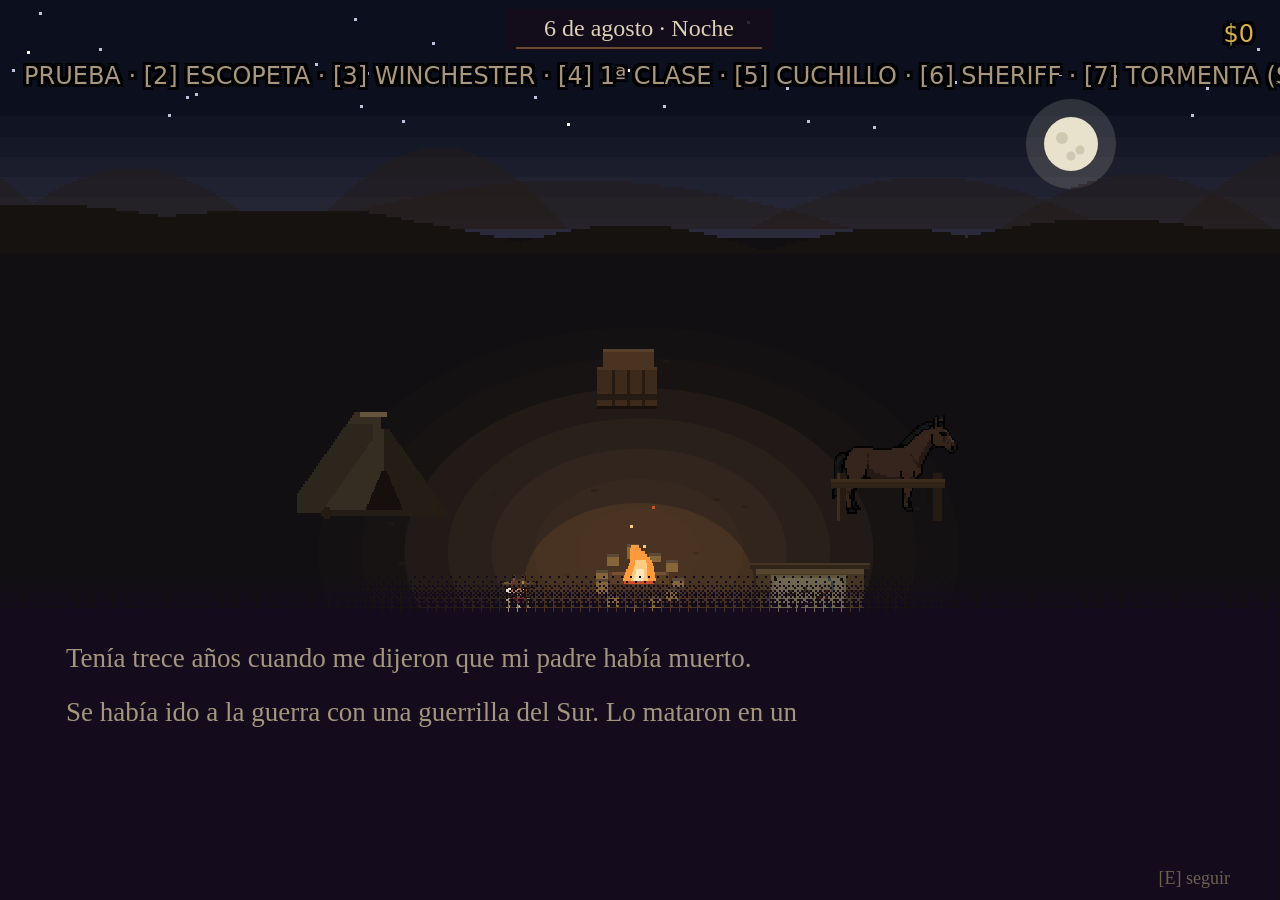
<file: index.html>
<!DOCTYPE html>
<html lang="es">
<head>
  <meta charset="UTF-8" />
  <meta name="viewport" content="width=device-width, initial-scale=1.0" />
  <title>Forajido — Prototipo Fase 2</title>
  <link rel="stylesheet" href="src/styles/main.css" />
</head>
<body>
  <!-- El juego se dibuja en el canvas. La interfaz (HUD, resultados) es HTML normal
       superpuesto: esa es la arquitectura híbrida que definimos. -->
  <div id="stage">
    <canvas id="game"></canvas>

    <div id="hud">
      <div class="hud-block hud-left">
        <div id="hud-health"></div>
        <div id="hud-ammo"></div>
        <div id="hud-dynamite"></div>
      </div>
      <div class="hud-block hud-center">
        <div id="hud-timer"></div>
        <div id="hud-alarm"></div>
        <div id="hud-wagon"></div>
        <div id="hud-exit"></div>
      </div>
      <div class="hud-block hud-right">
        <div id="hud-money"></div>
        <div id="hud-cover"></div>
      </div>
    </div>

    <div id="overlay" class="hidden"></div>
  </div>

  <script type="module" src="src/main.js"></script>
</body>
</html>
</file>
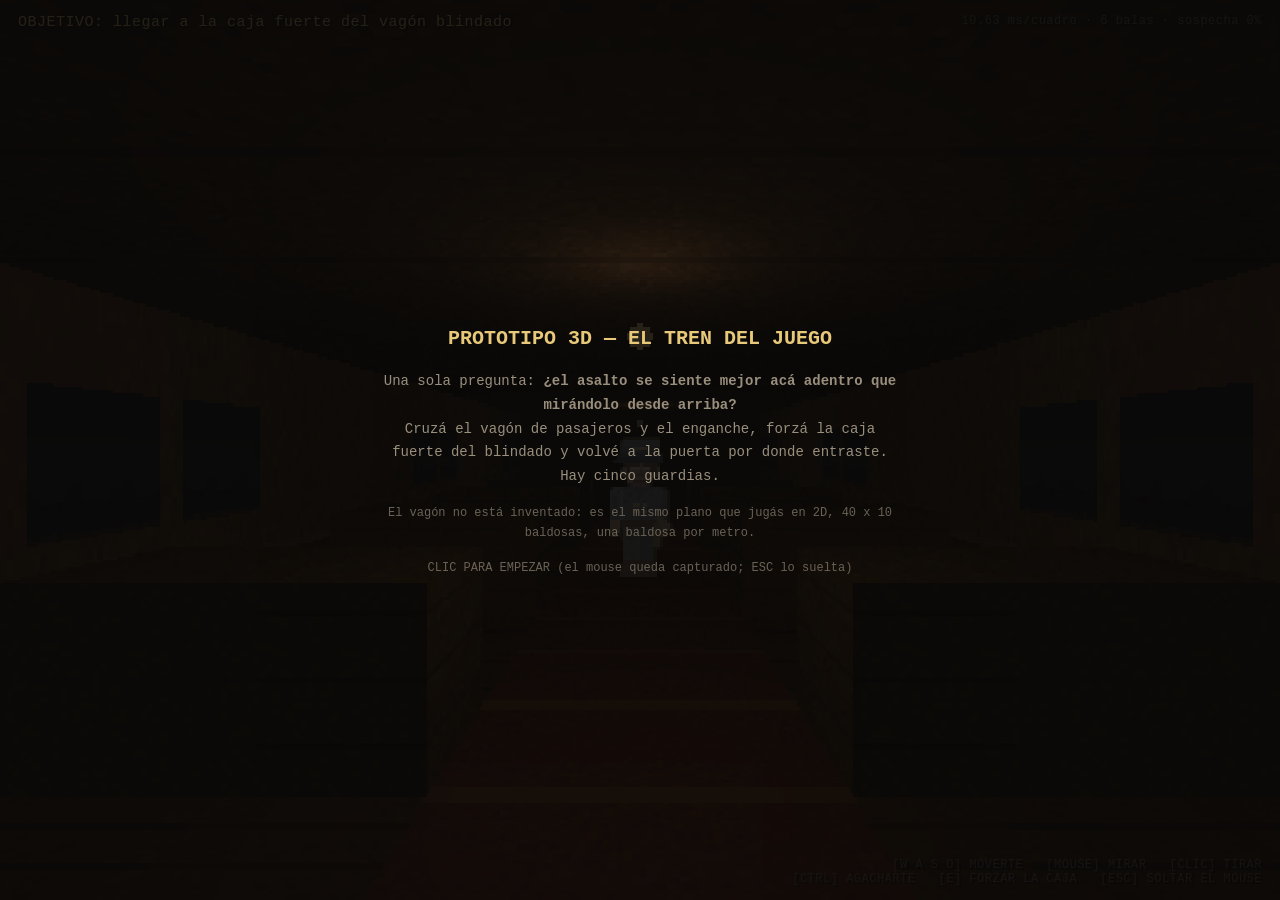
<file: proto3d/index.html>
<!DOCTYPE html>
<html lang="es">
<head>
  <meta charset="UTF-8" />
  <meta name="viewport" content="width=device-width, initial-scale=1.0" />
  <title>Forajido — prototipo 3D (el tren del juego)</title>
  <style>
    :root { color-scheme: dark; }
    * { margin: 0; padding: 0; box-sizing: border-box; }
    body {
      background: #0b0a09; color: #d8cbb4; overflow: hidden;
      font-family: ui-monospace, "Courier New", monospace;
      height: 100vh; display: grid; place-items: center;
    }
    /**
     * EL LIENZO SE DIBUJA CHICO Y SE ESTIRA. Es el truco de siempre del retro
     * 3D (Barony, Quake): render a 480x270 y escalado con el navegador, sin
     * suavizar. Se ve a píxeles a propósito Y cuesta cuatro veces menos.
     */
    canvas {
      image-rendering: pixelated;
      width: 100vw; height: 100vh;
      display: block; cursor: none;
    }
    #hud {
      position: fixed; inset: 0; pointer-events: none;
      display: grid; grid-template-rows: auto 1fr auto;
      padding: 14px 18px; font-size: 15px; letter-spacing: 0.5px;
      text-shadow: 2px 2px 0 #000;
    }
    #arriba { display: flex; justify-content: space-between; align-items: flex-start; }
    #objetivo { color: #e8c979; }
    #costo { color: #6b6255; font-size: 12px; }
    #medio { display: grid; place-items: center; }
    #cartel { font-size: 22px; color: #e8c979; text-align: center; line-height: 1.5; }
    #abajo { display: flex; justify-content: space-between; align-items: flex-end; }
    #aviso { color: #c4603f; }
    #teclas { color: #6b6255; font-size: 12px; text-align: right; }
    #tapa {
      position: fixed; inset: 0; display: grid; place-items: center;
      background: rgba(11, 10, 9, 0.88); cursor: pointer; text-align: center;
      padding: 30px; line-height: 1.7;
    }
    #tapa h1 { font-size: 20px; color: #e8c979; margin-bottom: 14px; }
    #tapa p { font-size: 14px; color: #9a8f7d; max-width: 520px; }
    .chico { font-size: 12px !important; color: #6b6255 !important; margin-top: 14px; }
  </style>
</head>
<body>
  <canvas id="lienzo"></canvas>

  <div id="hud">
    <div id="arriba">
      <div id="objetivo">OBJETIVO: llegar a la caja fuerte del vagón blindado</div>
      <div id="costo"></div>
    </div>
    <div id="medio"><div id="cartel"></div></div>
    <div id="abajo">
      <div id="aviso"></div>
      <div id="teclas">
        [W A S D] MOVERTE &nbsp; [MOUSE] MIRAR &nbsp; [CLIC] TIRAR<br />
        [CTRL] AGACHARTE &nbsp; [E] FORZAR LA CAJA &nbsp; [ESC] SOLTAR EL MOUSE
      </div>
    </div>
  </div>

  <div id="tapa">
    <div>
      <h1>PROTOTIPO 3D — EL TREN DEL JUEGO</h1>
      <p>
        Una sola pregunta: <strong>¿el asalto se siente mejor acá adentro que
        mirándolo desde arriba?</strong><br />
        Cruzá el vagón de pasajeros y el enganche, forzá la caja fuerte del
        blindado y volvé a la puerta por donde entraste. Hay cinco guardias.
      </p>
      <p class="chico">
        El vagón no está inventado: es el mismo plano que jugás en 2D, 40 x 10
        baldosas, una baldosa por metro.
      </p>
      <p class="chico">CLIC PARA EMPEZAR (el mouse queda capturado; ESC lo suelta)</p>
    </div>
  </div>

  <script type="importmap">
    { "imports": { "three": "./vendor/three.module.js" } }
  </script>
  <script type="module" src="./main.js"></script>
</body>
</html>
</file>
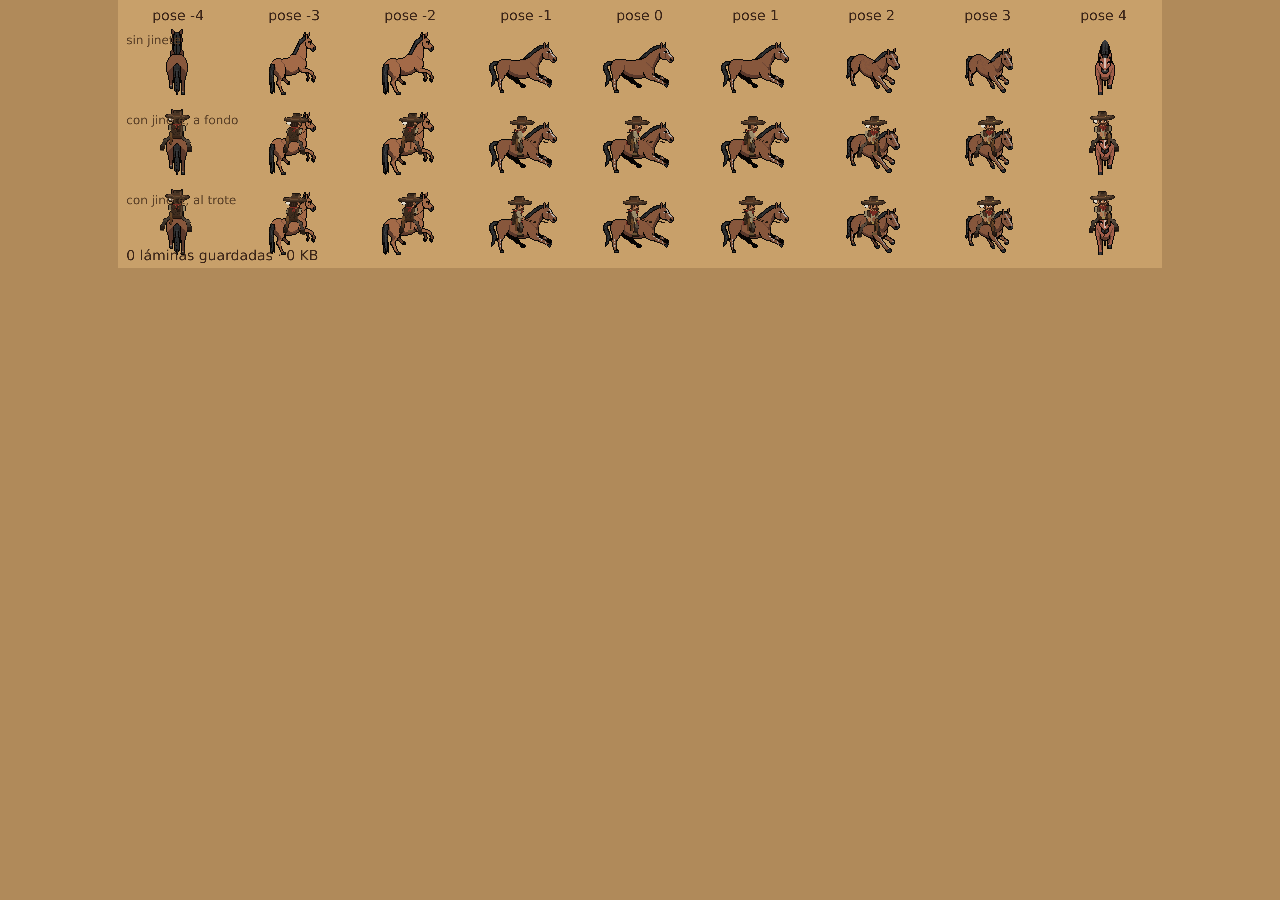
<file: prototipos/caballo/Prueba-caballo.html>
<!DOCTYPE html>
<meta charset="utf-8">
<title>Forajido · el caballo a 4 puntos</title>
<style>
  body { margin: 0; background: #b08a5a; color: #2a1c12; font: 13px system-ui, sans-serif; }
  #hoja { display: block; margin: 0 auto; image-rendering: pixelated; }
</style>
<canvas id="hoja"></canvas>
<script type="module" src="lamina.js"></script>
</file>
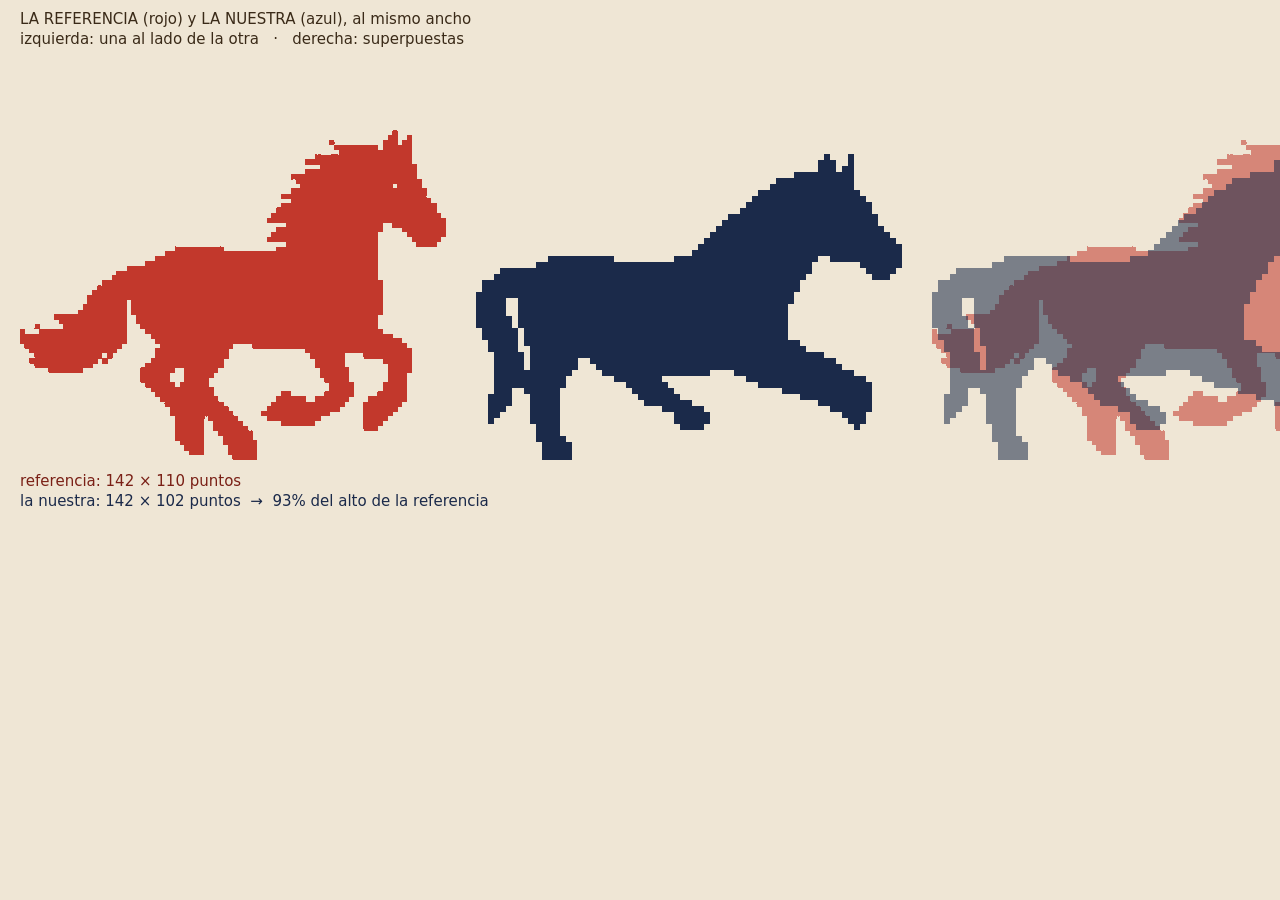
<file: prototipos/caballo/Prueba-medir.html>
<!DOCTYPE html>
<meta charset="utf-8">
<title>Forajido · medirle la silueta a la referencia</title>
<style>
  body { margin: 0; background: #efe6d5; color: #3a2a18; font: 13px system-ui, sans-serif; }
  #hoja { display: block; margin: 0 auto; image-rendering: pixelated; }
</style>
<canvas id="hoja"></canvas>
<script type="module" src="medir.js"></script>
</file>
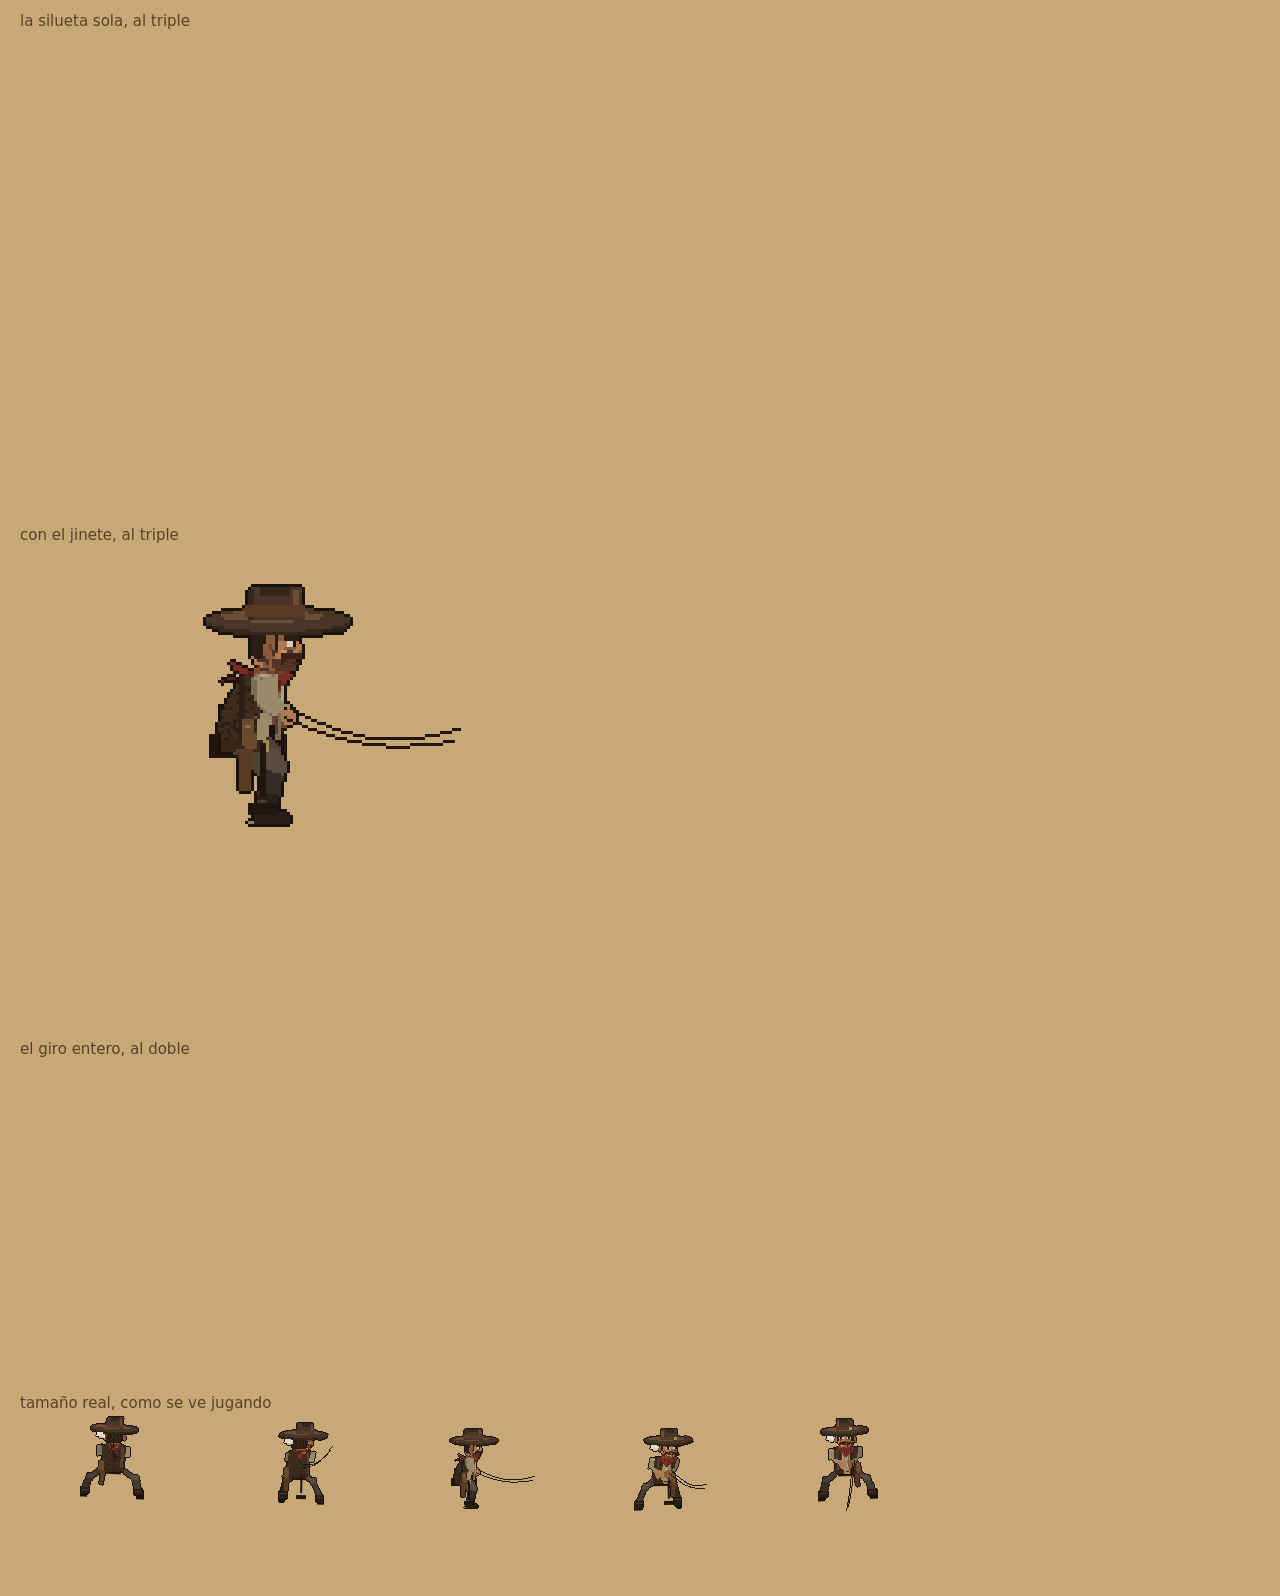
<file: prototipos/caballo/Prueba-silueta.html>
<!DOCTYPE html>
<meta charset="utf-8">
<title>Forajido · la silueta del caballo</title>
<style>
  body { margin: 0; background: #c9a877; color: #2a1c12; font: 13px system-ui, sans-serif; }
  #hoja { display: block; margin: 0 auto; image-rendering: pixelated; }
</style>
<canvas id="hoja"></canvas>
<script type="module" src="silueta.js"></script>
</file>
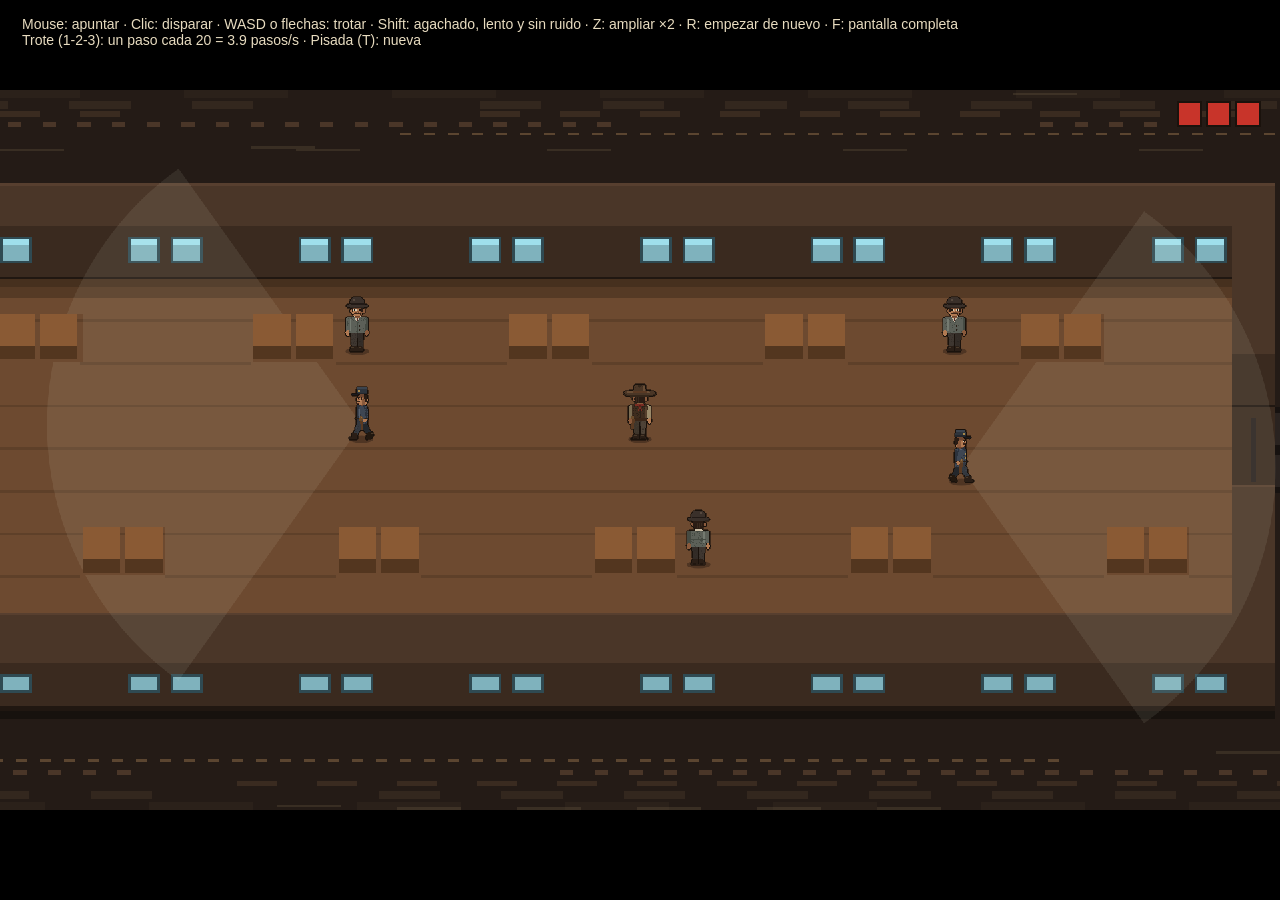
<file: prototipos/gente-80px/Prueba-72.html>
<!doctype html>
<meta charset="utf-8">
<title>Forajido - prueba 72 px</title>
<style>
  html, body { margin: 0; height: 100%; background: #000; overflow: hidden; }
  canvas { position: absolute; inset: 0; margin: auto; width: 100vw; height: 56.25vw;
           max-height: 100vh; max-width: 177.78vh; image-rendering: pixelated; cursor: crosshair; }
  #ayuda { position: fixed; left: 12px; top: 10px; color: #e8dcc0; font: 14px sans-serif;
           background: rgba(0,0,0,.6); padding: 6px 10px; border-radius: 4px; }
</style>
<canvas id="c"></canvas>
<div id="ayuda">Mouse: apuntar &middot; Clic: disparar &middot; WASD o flechas: trotar &middot; Shift: agachado, lento y sin ruido &middot; Z: ampliar &times;2 &middot; R: empezar de nuevo &middot; F: pantalla completa<br><span id="opciones"></span></div>
<script>// Lámina 72 px, parte 1: colores, el lienzo, las cabezas y los sombreros.
function tono(hex, f) {
  const n = parseInt(hex.slice(1), 16);
  const c = (s) => Math.max(0, Math.min(255, Math.round(((n >> s) & 255) * f)));
  return '#' + ((1 << 24) | (c(16) << 16) | (c(8) << 8) | c(0)).toString(16).slice(1);
}

const NEGRO = '#1a120c', OJO_B = '#d8ccb4';
const PIEL = '#b27a52', PIEL_S = '#8a5a3c', PIEL_O = '#6e4630', PIEL_L = '#c89068';
const PELO = '#2a1c14', BARBA = '#4e3222', BIGOTE = '#3a2418';
const HAT = '#4a3626', HAT_L = '#6a4e36', HAT_S = '#34261a', BANDA = '#5a3a24', LATON = '#a88a4a';
const CHAL = '#3e2c1e', CHAL_L = '#56402c', CHAL_S = '#2c2016';
const CAM = '#9a8a6a', CAM_L = '#b0a080', CAM_S = '#7a6c52';
const PAN_R = '#7a2c22', PAN_RL = '#94402e', PAN_RS = '#58201a';
const PANT = '#4e4236', BOTA = '#2a1e16', BOTA_L = '#4a3a2a', ESPUELA = '#8a8278';
const CINTO = '#3a2618', FUNDA = '#5a3a22', CULATA = '#6a4a2a', CULATA_L = '#8a6a42';
const COAT = '#3e4652', COAT_L = '#56606e', COAT_S = '#2c323c', CAP = '#2e343c', VISOR = '#1a1a1e';
const TRAJE = '#5c6058', TRAJE_L = '#747a70', TRAJE_S = '#454a42', BLANCA = '#c8bca4', CORBATA = '#5a2a2a';

/** Lo que cambia de un tipo de persona a otro. */
const ROPA = {
  jugador: { sombrero: 'vaquero', chal: [CHAL, CHAL_L, CHAL_S], manga: [CAM, CAM_L, CAM_S], pant: PANT, cuello: 'panuelo', funda: true, espuela: true, barba: BARBA, barbaP: 34, bigote: 'grande' },
  guardia: { sombrero: 'kepi', chal: [COAT, COAT_L, COAT_S], manga: [COAT, COAT_L, COAT_S], pant: '#34383e', cuello: 'saco', saco: true, botones: LATON, funda: true, barba: null, bigote: 'chico' },
  pasajero: { sombrero: 'bombin', chal: [TRAJE, TRAJE_L, TRAJE_S], manga: [TRAJE, TRAJE_L, TRAJE_S], pant: '#3e3630', cuello: 'corbata', saco: true, botones: '#2a2018', barba: null, bigote: 'chico' },
};

/** `s` = escala: las mismas formas dibujadas más grandes, nítidas (no estiradas). */
function Lienzo(W, H, ox = 1, oy = 1, s = 1, warp = null) {
  const mapa = new Map();
  const hash = (x, y) => (((x * 73856093) ^ (y * 19349663)) >>> 0) % 100;
  const poner = (x, y, c) => { const px = x + ox, py = y + oy; mapa.set(px + ',' + py, [px, py, c]); };
  const color = (x, y) => (mapa.get((x + ox) + ',' + (y + oy)) || [])[2];
  const caja = (x, y, w, h, fn) => {
    const x0 = Math.round(x * s), y0 = Math.round(y * s);
    const x1 = Math.max(x0 + 1, Math.round((x + w) * s)), y1 = Math.max(y0 + 1, Math.round((y + h) * s));
    for (let py = y0; py < y1; py++) for (let px = x0; px < x1; px++) fn(px, py);
  };
  // `warp` deforma el cuerpo (proporciones, inclinación). Las formas grandes se
  // doblan punto por punto; las rayitas finas sólo se corren, para no perder pixeles.
  let actual = warp;
  const W2 = (x, y) => (actual ? actual(x, y) : [x, y]);
  const densa = (pts) => {
    if (!actual) return pts;
    const out = [];
    for (let i = 0; i < pts.length; i++) {
      const a = pts[i], b = pts[(i + 1) % pts.length];
      const n = Math.max(1, Math.ceil(Math.hypot(b[0] - a[0], b[1] - a[1]) / 2));
      for (let k = 0; k < n; k++) out.push(W2(a[0] + (b[0] - a[0]) * k / n, a[1] + (b[1] - a[1]) * k / n));
    }
    return out;
  };
  return {
    rect(x, y, w, h, c) {
      const put = (px, py) => poner(px, py, c);
      if (!actual) return caja(x, y, w, h, put);
      if (h <= 2) {
        const [xl, yc] = W2(x, y + h / 2), [xr] = W2(x + w, y + h / 2);
        return caja(xl, yc - h / 2, Math.max(0.5, xr - xl), h, put);
      }
      if (w <= 2) {
        const [xc, yt] = W2(x + w / 2, y), [, yb] = W2(x + w / 2, y + h);
        return caja(xc - w / 2, yt, w, yb - yt, put);
      }
      this.poly([[x, y], [x + w, y], [x + w, y + h], [x, y + h]], c);
    },
    elipse(cx, cy, rx, ry, c) {
      if (actual) {
        if (rx > 2.5 || ry > 2.5) {
          const n = Math.max(16, Math.ceil((rx + ry) * 3));
          return this.poly(Array.from({ length: n }, (_, i) => [
            cx + (rx + 0.5) * Math.cos(2 * Math.PI * i / n), cy + (ry + 0.5) * Math.sin(2 * Math.PI * i / n),
          ]), c);
        }
        [cx, cy] = W2(cx, cy);
      }
      cx *= s; cy *= s; rx *= s; ry *= s;
      for (let y = Math.ceil(cy - ry); y <= Math.floor(cy + ry); y++) {
        const dx = rx * Math.sqrt(Math.max(0, 1 - ((y - cy) / ry) ** 2));
        for (let x = Math.round(cx - dx); x <= Math.round(cx + dx); x++) poner(x, y, c);
      }
    },
    poly(pts, c) {
      pts = densa(pts).map(([x, y]) => [x * s, y * s]);
      const ys = pts.map((p) => p[1]);
      for (let y = Math.floor(Math.min(...ys)); y <= Math.ceil(Math.max(...ys)); y++) {
        const yc = y + 0.5, xs = [];
        for (let i = 0; i < pts.length; i++) {
          const a = pts[i], b = pts[(i + 1) % pts.length];
          if ((a[1] <= yc && b[1] > yc) || (b[1] <= yc && a[1] > yc)) xs.push(a[0] + (yc - a[1]) * (b[0] - a[0]) / (b[1] - a[1]));
        }
        xs.sort((p, q) => p - q);
        for (let k = 0; k + 1 < xs.length; k += 2) {
          for (let x = Math.ceil(xs[k] - 0.5); x <= Math.floor(xs[k + 1] - 0.5); x++) poner(x, y, c);
        }
      }
    },
    sobre(x, y, w, h, de, c, prob = 100) {
      if (actual) {
        const q = [[x, y], [x + w, y], [x, y + h], [x + w, y + h], [x, y + h / 2], [x + w, y + h / 2]].map(([a, b]) => W2(a, b));
        const xs = q.map((p) => p[0]), ys = q.map((p) => p[1]);
        x = Math.min(...xs); y = Math.min(...ys); w = Math.max(...xs) - x; h = Math.max(...ys) - y;
      }
      caja(x, y, w, h, (px, py) => {
        const cc = color(px, py);
        if (cc && de.includes(cc) && hash(px, py) < prob) poner(px, py, c);
      });
    },
    /**
     * Lo que se dibuja adentro NO se deforma: sólo se corre con la inclinación.
     * Es para las cabezas y los sombreros, que tienen su propio dibujo a la medida nueva.
     */
    rigido(fn) {
      const antes = actual;
      if (antes) { const dx = antes(24, 20)[0] - 24; actual = (x, y) => [x + dx, y]; }
      fn();
      actual = antes;
    },
    canvas(despues) {
      // Borde de 2 puntos: el de adentro negro, el de afuera a media sombra.
      const anillo = (lleno) => {
        const out = new Set();
        for (const k of lleno) {
          const [x, y] = k.split(',').map(Number);
          for (const [dx, dy] of [[1, 0], [-1, 0], [0, 1], [0, -1]]) {
            const kk = (x + dx) + ',' + (y + dy);
            if (!lleno.has(kk)) out.add(kk);
          }
        }
        return out;
      };
      const cuerpo = new Set(mapa.keys());
      const borde = anillo(cuerpo);
      const borde2 = anillo(new Set([...cuerpo, ...borde]));
      const cv = document.createElement('canvas'); cv.width = W; cv.height = H;
      const ctx = cv.getContext('2d');
      ctx.fillStyle = 'rgba(12,8,6,0.5)';
      for (const k of borde2) { const [x, y] = k.split(',').map(Number); ctx.fillRect(x, y, 1, 1); }
      ctx.fillStyle = NEGRO;
      for (const k of borde) { const [x, y] = k.split(',').map(Number); ctx.fillRect(x, y, 1, 1); }
      for (const [, [x, y, c]] of mapa) { ctx.fillStyle = c; ctx.fillRect(x, y, 1, 1); }
      if (despues) despues(ctx);
      return cv;
    },
  };
}

/** El mismo lienzo corrido: sirve para que el cuerpo suba o baje al caminar. */
function mover(L, dx, dy) {
  return {
    rect: (x, y, w, h, c) => L.rect(x + dx, y + dy, w, h, c),
    elipse: (cx, cy, rx, ry, c) => L.elipse(cx + dx, cy + dy, rx, ry, c),
    poly: (pts, c) => L.poly(pts.map(([x, y]) => [x + dx, y + dy]), c),
    sobre: (x, y, w, h, de, c, p) => L.sobre(x + dx, y + dy, w, h, de, c, p),
  };
}
const corrido = (pts, d) => pts.map(([x, y]) => [x + d, y]);

/**
 * LAS PROPORCIONES. No se redibuja nada: el cuerpo se deforma por franjas.
 * A = como estaba; B = moderada (ala +15%, hombros +9%, cintura −10%, piernas +3);
 * C = fuerte. Las piernas crecen hacia abajo, así la cabeza no se sale del dibujo.
 */
/** Qué pisada usa el trote: 'nueva' (2 cuadros apoyado, 2 en el aire) o 'vieja' (3 y 1), para comparar. */
let PISADA = 'nueva';

/**
 * EL LARGO DE LAS PIERNAS, en filas de pixeles. Hoy: cabeza 19, torso 24, piernas 19
 * (las piernas miden el 44% de cabeza + torso; en una persona, cerca del 100%).
 * Para no cambiar el alto total, al alargar las piernas se achican cabeza y torso.
 */
const LARGOS = {
  hoy: { cabeza: 1, torso: 1, piernas: 19 },
  1: { cabeza: 15 / 19, torso: 20 / 24, piernas: 27 },
  2: { cabeza: 13 / 19, torso: 18 / 24, piernas: 31 },
};

const PROPORCIONES = {
  A: { sombrero: 1, hombros: 1, cintura: 1, piernas: 0 },
  Bs: { sombrero: 1.15, hombros: 1.05, cintura: 1, piernas: 2 },
  B: { sombrero: 1.15, hombros: 1.09, cintura: 0.9, piernas: 3 },
  C: { sombrero: 1.3, hombros: 1.18, cintura: 0.85, piernas: 6 },
};
/** `inclina` = cuánto se va para adelante el torso por cada pixel de alto (al trotar). */
function deformar(prop = 'A', inclina = 0, largo = 'hoy') {
  const P = PROPORCIONES[prop], Lg = LARGOS[largo];
  if (prop === 'A' && !inclina && largo === 'hoy') return null;
  const nudos = [[9, P.sombrero], [16, 1], [30, 1], [35, P.hombros], [53, P.cintura], [58, 1]];
  const factor = (y) => {
    if (y <= nudos[0][0]) return nudos[0][1];
    for (let i = 1; i < nudos.length; i++) if (y <= nudos[i][0]) {
      const [y0, f0] = nudos[i - 1], [y1, f1] = nudos[i];
      return f0 + (f1 - f0) * (y - y0) / (y1 - y0);
    }
    return 1;
  };
  // El torso se ensancha o se afina; los brazos NO: siguen a la misma distancia del cuerpo
  // (antes se achicaban con la cintura y quedaban los codos metidos para adentro).
  const ancho = (dx, f, orilla) => {
    const a = Math.abs(dx);
    return Math.sign(dx) * (a <= orilla ? a * f : orilla * f + (a - orilla));
  };
  // La inclinación dobla sólo el torso: de los hombros para arriba, cabeza y sombrero
  // se corren juntos, como una pieza (antes la copa se corría más que la cabeza y "se caía").
  // La cabeza achicada también se afina un poco, para que la cara no quede aplastada.
  // El sombrero (arriba de la fila 12) no se toca.
  const cab = (y) => (y < 12 ? 1 : y < 16 ? 1 + (Lg.cabeza - 1) * (y - 12) / 4
    : y <= 30 ? Lg.cabeza : y < 33 ? Lg.cabeza + (1 - Lg.cabeza) * (y - 30) / 3 : 1);
  // De abajo para arriba: los pies no se mueven, las piernas crecen, el torso y la cabeza bajan.
  const piernas = Lg.piernas + P.piernas, pie = 74 + P.piernas, cadera = pie - piernas;
  const cuello = cadera - 25 * Lg.torso, tope = cuello - 18 * Lg.cabeza;
  const alto = (y) => (y >= 55 ? pie - (74 - y) * piernas / 19
    : y >= 30 ? cadera - (55 - y) * Lg.torso
      : y >= 12 ? cuello - (30 - y) * Lg.cabeza
        : tope - (12 - y));
  return (x, y) => [
    24 + ancho(x - 24, factor(y) * cab(y), y < 16 ? Infinity : 11) + inclina * (56 - Math.min(56, Math.max(y, 30))),
    alto(y),
  ];
}

// ------------------------------------------------------------ sombreros
/** g = 0 de frente, 1 girado tres cuartos. `atras` = visto de espaldas. */
function sombrero(L, cual, g = 0, atras = false) {
  const c2 = g * 2;
  if (cual === 'kepi') {
    L.poly(corrido([[15, 4], [33, 4], [34, 12], [14, 12]], c2), CAP);
    L.rect(15 + c2, 4, 19, 2, tono(CAP, 1.3));
    L.rect(14 + c2, 10, 21, 2, tono(CAP, 0.75));
    if (atras) { L.rect(14 + c2, 12, 21, 1, tono(CAP, 0.6)); return; }
    L.poly(corrido([[13, 12], [35, 12], [37, 15], [11, 15]], c2 + g), VISOR);
    L.rect(14 + c2, 12, 20, 1, '#3a3a42');
    L.rect(22 + c2 + g, 6, 5, 3, LATON); L.rect(23 + c2 + g, 7, 3, 1, '#d8b860');
    return;
  }
  if (cual === 'bombin') {
    L.elipse(24 + g, 13, 14, 2, '#2e2620');
    L.elipse(24 + g, 12, 14, 2, '#3a302a');
    L.elipse(24 + c2, 7, 9, 6, '#3a302a');
    L.rect(15 + c2, 9, 19, 2, '#221a16');
    L.rect((atras ? 26 : 19) + c2, 3, 3, 2, '#56483e');
    return;
  }
  L.elipse(24 + g, 13, 21, 3, HAT_S);
  L.elipse(24 + g, 11, 21, 3, HAT);
  L.elipse(22 + g, 10, 16, 1, HAT_L);
  L.poly(corrido([[17, 0], [31, 0], [33, 11], [15, 11]], c2), HAT);
  L.poly(corrido([[21, 0], [27, 0], [26, 4], [22, 4]], c2 + g), HAT_S);
  L.rect((atras ? 29 : 18) + c2, 2, 2, 7, HAT_L);
  L.sobre(15, 0, 21, 11, [HAT], '#3e2e20', 10);
  L.rect(15 + c2, 8, 19, 3, BANDA);
  if (!atras) L.rect(29 + c2, 8, 3, 3, LATON);
}

function sombreroLado(L, cual) {
  if (cual === 'kepi') {
    L.poly([[17, 3], [30, 4], [31, 12], [16, 12]], CAP);
    L.rect(17, 3, 13, 2, tono(CAP, 1.3)); L.rect(16, 10, 15, 2, tono(CAP, 0.75));
    L.poly([[29, 11], [37, 12], [36, 14], [29, 13]], VISOR);
    L.rect(26, 6, 3, 3, LATON);
    return;
  }
  if (cual === 'bombin') {
    L.poly([[10, 12], [36, 12], [37, 14], [9, 14]], '#2e2620');
    L.elipse(23, 7, 9, 6, '#3a302a');
    L.rect(14, 9, 18, 2, '#221a16'); L.rect(24, 3, 3, 2, '#56483e');
    return;
  }
  // El ala se ve un poco desde arriba: un óvalo, no una tabla.
  L.elipse(24, 12, 21, 3.5, HAT_S);
  L.elipse(24, 11, 21, 3, HAT);
  L.elipse(22, 10, 15, 1.2, HAT_L);
  L.rect(37, 14, 7, 1, tono(HAT_S, 0.8));
  // La copa: luz adelante, sombra atrás.
  L.poly([[17, 0], [30, 0], [31, 10], [16, 10]], HAT);
  L.rect(16, 1, 2, 9, HAT_S); L.rect(27, 1, 2, 7, HAT_L);
  L.poly([[20, 0], [26, 0], [25, 3], [21, 3]], HAT_S);
  L.rect(16, 7, 15, 3, BANDA);
}

// -------------------------------------------------------------- cabezas
function cejasYOjos(L, x, w, estado, izq) {
  if (estado === 'alerta') {
    // El ceño: las cejas bajan hacia el medio y el ojo se achica a una línea.
    if (izq) { L.rect(x, 15, 1, 1, PELO); L.rect(x + 1, 16, 2, 1, PELO); L.rect(x + 3, 17, 1, 1, PELO); }
    else { L.rect(x + w - 1, 15, 1, 1, PELO); L.rect(x + w - 3, 16, 2, 1, PELO); L.rect(x, 17, 1, 1, PELO); }
    L.rect(x, 18, w, 1, OJO_B); L.rect(x + 1, 18, 2, 1, NEGRO);
    L.rect(x, 19, w, 1, PIEL_O);
  } else if (estado === 'sospecha') {
    // Una ceja arriba y la otra abajo; los ojos miran de reojo.
    L.rect(x, izq ? 15 : 17, w, 1, PELO);
    L.rect(x, 18, w, 1, OJO_B); L.rect(x + w - 2, 18, 2, 1, NEGRO);
    L.rect(x, 19, w, 1, PIEL_S);
  } else {
    L.rect(x, 16, w, 1, PELO);
    L.rect(x, 17, w, 2, OJO_B); L.rect(x + 1 + (w > 3 ? 0 : 0), 17, 2, 2, NEGRO);
    L.rect(x, 19, w, 1, PIEL_S);
  }
}

function cabezaFrente(L, o, g = 0) {
  const R = ROPA[o.tipo], d = g * 3;
  L.elipse(16 + g, 20, 1.5, 2.5, PIEL_S);
  if (!g) L.elipse(32, 20, 1.5, 2.5, PIEL_S);
  L.elipse(24 + g, 21, 7, 9, PIEL);
  L.sobre(16, 12, 18, 4, [PIEL], PIEL_O);
  L.sobre(16, 16, 18, 1, [PIEL], PIEL_S);
  L.sobre(28 + g * 2, 18, 6, 10, [PIEL], PIEL_S);
  L.rect(17 + g, 15, 2, 7, PELO); if (!g) L.rect(30, 15, 2, 7, PELO);
  if (R.barba) L.sobre(17, 22, 16, 9, [PIEL, PIEL_S], R.barba, R.barbaP);
  cejasYOjos(L, 19 + d, 4, o.estado, true);
  cejasYOjos(L, 26 + d, g ? 3 : 4, o.estado, false);
  L.rect(23 + d, 18, 1, 5, PIEL_L); L.rect(24 + d, 19, 2, 4, PIEL_S);
  L.rect(22 + d, 23, 2, 1, PIEL_O); L.rect(25 + d, 23, 2, 1, PIEL_O);
  const big = R.bigote === 'grande'
    ? [[19, 24], [30, 24], [31, 28], [28, 26], [24, 25], [20, 26], [17, 28]]
    : [[20, 24], [28, 24], [29, 26], [24, 25], [19, 26]];
  L.poly(corrido(big, d), BIGOTE);
  if (o.estado === 'alerta') { L.rect(21 + d, 27, 7, 2, '#3a1a12'); L.rect(22 + d, 27, 5, 1, '#cfc4ae'); }
  else if (o.estado === 'sospecha') { L.rect(22 + d, 27, 5, 1, '#4a2418'); L.rect(27 + d, 26, 1, 1, '#4a2418'); }
  else L.rect(21 + d, 27, 7, 1, '#4a2418');
  L.sobre(17, 29, 16, 2, [PIEL, PIEL_S, R.barba].filter(Boolean), PIEL_O);
}

function cabezaEspalda(L, o, g = 0) {
  const R = ROPA[o.tipo];
  L.rect(21, 27, 7, 6, PIEL_S);
  if (!g) L.elipse(16, 20, 1.5, 2.5, PIEL_S);
  L.elipse(32, 20, 1.5, 2.5, PIEL_S);
  if (g) {
    // Girado: asoma la mejilla, con la barba, del lado de adelante.
    L.poly([[27, 15], [32, 18], [32, 27], [28, 29]], PIEL);
    L.sobre(27, 15, 6, 3, [PIEL], PIEL_O);
    if (R.barba) L.sobre(27, 22, 6, 8, [PIEL], R.barba, R.barbaP + 20);
    L.rect(31, 23, 2, 2, BIGOTE);
  }
  L.elipse(24 - g * 2, 20, 7, 8, PELO);
  // Mechones que bajan, en vez de puntitos sueltos.
  for (const [mx, largo] of [[19, 7], [22, 9], [25, 9], [28, 6]]) L.rect(mx - g * 2, 17, 1, largo, '#3a2a1e');
  L.rect(18 - g * 2, 27, 13, 1, '#3a2a1e');
  L.rect(20 - g, 27, 9, 2, PIEL_S);
}

function cabezaLado(L, o) {
  const R = ROPA[o.tipo];
  L.elipse(23, 21, 7, 9, PIEL);
  // La nariz: un bulto chico, no un pico.
  L.poly([[29, 18], [31, 20], [31, 23], [29, 23]], PIEL);
  L.rect(30, 22, 1, 1, PIEL_S);
  // Pómulo con luz y mandíbula en sombra: le da redondez a la cara.
  L.rect(25, 20, 3, 1, PIEL_L);
  L.sobre(19, 23, 4, 6, [PIEL], PIEL_S);
  L.sobre(16, 12, 17, 4, [PIEL], PIEL_O); L.sobre(16, 16, 17, 1, [PIEL], PIEL_S);
  // Nuca y patilla
  L.poly([[16, 13], [21, 13], [21, 16], [19, 26], [16, 25]], PELO);
  L.elipse(21, 20, 1.5, 2.5, PIEL_S); L.rect(21, 19, 1, 2, PIEL_O);
  L.rect(23, 15, 1, 6, PELO);
  if (R.barba) {
    L.sobre(17, 22, 15, 9, [PIEL, PIEL_S], R.barba, R.barbaP);
    L.poly([[22, 26], [29, 26], [29, 29], [23, 30]], tono(R.barba, 1.05));
  }
  const alerta = o.estado === 'alerta', duda = o.estado === 'sospecha';
  if (alerta) { L.rect(25, 15, 2, 1, PELO); L.rect(27, 16, 3, 1, PELO); L.rect(27, 18, 2, 1, OJO_B); L.rect(28, 18, 1, 1, NEGRO); }
  else {
    L.rect(26, duda ? 15 : 16, 4, 1, PELO);
    L.rect(27, 17, 2, 2, OJO_B); L.rect(28, 17, 1, 2, NEGRO);
  }
  L.rect(26, 19, 3, 1, PIEL_S);
  L.poly(R.bigote === 'grande' ? [[25, 24], [31, 24], [31, 26], [27, 26], [25, 28]] : [[26, 24], [31, 24], [30, 25], [26, 25]], BIGOTE);
  if (alerta) { L.rect(28, 26, 3, 1, '#cfc4ae'); } else L.rect(28, 27, 2, 1, '#4a2418');
  L.sobre(17, 29, 14, 2, [PIEL, PIEL_S, R.barba].filter(Boolean), PIEL_O);
}

// Lámina 72 px, parte 2: de frente, tres cuartos y de espaldas (caminar, trotar, agacharse).

/**
 * Qué hace el cuerpo en cada cuadro, visto de frente o de espaldas.
 * aI/aD: cuánto sube cada pie. tI/tD: si ese pie va 'adelante' (rodilla arriba) o 'atras' (patada).
 * mI/mD: cuánto baja (+) o sube (−) cada mano. y: rebote del cuerpo (+ abajo).
 * I y D son izquierda y derecha DE LA IMAGEN.
 */
const CAMINATA_FRENTE = [
  { aI: 0, aD: 0, mI: 0, mD: 0, y: 0 },
  { aI: 3, aD: 0, mI: 2, mD: -2, y: -1 },
  { aI: 0, aD: 3, mI: -2, mD: 2, y: -1 },
  { aI: 1, aD: 0, mI: 1, mD: -1, y: 0 },
  { aI: 0, aD: 1, mI: -1, mD: 1, y: 0 },
];
/** El trote: contacto, bajada, paso y vuelo (los dos pies en el aire); después, lo mismo con la otra pierna. */
const TROTE_FRENTE_VIEJO = [
  { aI: 0, aD: 1, mI: 1, mD: -6, y: 1 },
  { aI: 0, aD: 5, tD: 'atras', mI: 0, mD: -4, y: 2 },
  { aI: 0, aD: 6, tD: 'adelante', mI: -4, mD: 0, y: 0 },
  { aI: 3, aD: 4, tD: 'adelante', mI: -6, mD: 1, y: -2 },
];
/** Los 8 cuadros: los 4 de una pierna y los mismos con la otra. */
const espejarTrote = (t4) => t4.concat(t4.map((f) => ({ aI: f.aD, aD: f.aI, tI: f.tD, tD: f.tI, mI: f.mD, mD: f.mI, y: f.y })));
const TROTE_FRENTE_V = espejarTrote(TROTE_FRENTE_VIEJO);
/**
 * EL INTENTO DE PISADA CORTA (descartado: parecía saltar a dos pies). Pisaba 2 cuadros de 4;
 * los otros 2 son en el aire. Menos tiempo en el piso = menos tiempo patinando.
 */
const TROTE_FRENTE_SALTO = espejarTrote([
  { aI: 0, aD: 4, tD: 'atras', mI: 1, mD: -6, y: 1 },
  { aI: 0, aD: 6, tD: 'adelante', mI: -2, mD: -3, y: 2 },
  { aI: 3, tI: 'atras', aD: 5, tD: 'adelante', mI: -5, mD: 0, y: -1 },
  { aI: 5, tI: 'atras', aD: 3, tD: 'adelante', mI: -6, mD: 1, y: -2 },
]);

/**
 * LA PISADA NUEVA: contacto, apoyo, EMPUJE y vuelo corto. La pierna de atrás no se
 * encoge: se queda estirada empujando (apenas el talón arriba) hasta despegar.
 */
const TROTE_FRENTE = espejarTrote([
  { aI: 0, aD: 3, tD: 'atras', mI: 1, mD: -6, y: 1 },
  { aI: 0, aD: 6, tD: 'adelante', mI: -2, mD: -3, y: 2 },
  { aI: 1, tI: 'atras', aD: 5, tD: 'adelante', mI: -5, mD: 0, y: 0 },
  { aI: 3, tI: 'atras', aD: 2, tD: 'adelante', mI: -6, mD: 1, y: -1 },
]);

function cuadroFrente(o) {
  if (o.trote != null) return (PISADA === 'vieja' ? TROTE_FRENTE_V : TROTE_FRENTE)[o.trote];
  const f = CAMINATA_FRENTE[o.paso || 0];
  // Agachado: el cuerpo baja 5 y las rodillas se abren.
  return o.agachado ? { ...f, y: f.y + 5, abre: 1 } : f;
}

function piernasFrente(L, R, g, f, atras) {
  const PT = R.pant, c1 = atras ? tono(PT, 0.8) : PT, c2 = atras ? PT : tono(PT, 0.8);
  const top = 55 + Math.min(0, f.y), ab = f.abre || 0;
  const xi = 15 + g - ab, xd = 25 + ab;
  const pierna = (x, a, t, col, der) => {
    // Una patada para atrás, vista de frente, se esconde detrás del muslo: más oscura.
    const c = t === 'atras' && !atras ? tono(col, 0.8) : col;
    const fondo = 70 - a;
    L.poly(der ? [[x, top], [x + 8, top], [x + 6, fondo], [x, fondo]] : [[x, top], [x + 9, top], [x + 8, fondo], [x + 2, fondo]], c);
    if (a >= 3 && t !== 'atras') L.rect(x + (der ? 2 : 3), 60, 4, 3, tono(c, 1.22));
    else if (a) L.rect(x + (der ? 2 : 3), 61, 4, 2, tono(c, 1.15));
    return c;
  };
  const k1 = pierna(xi, f.aI, f.tI, c1, false);
  const k2 = pierna(xd, f.aD, f.tD, c2, true);
  if (ab) { L.rect(xi, 62, 2, 3, tono(k1, 1.2)); L.rect(xd + 6, 62, 2, 3, tono(k2, 1.2)); }
  L.rect(24, top, 1, 6, tono(PT, 0.7));
  L.rect(xi + 3, 60, 3, 1, tono(PT, 0.75)); L.rect(xd + 2, 64, 3, 1, tono(PT, 0.7));
  L.sobre(12, top, 25, 18, [c1, c2, k1, k2], tono(PT, 0.86), 12);
  const bota = (x, a, der) => {
    L.poly(der ? [[x, 69 - a], [x + 6, 69 - a], [x + 8, 74 - a], [x - 1, 74 - a]] : [[x + 1, 69 - a], [x + 8, 69 - a], [x + 9, 74 - a], [x - 1, 74 - a]], BOTA);
    L.rect(x + 1, 70 - a, 4, 1, BOTA_L);
    if (atras) L.rect(x + 1, 72 - a, 5, 2, '#20160f');
    if (atras && a) L.rect(x, 74 - a, 8, 1, '#5a4a3a');
  };
  bota(xi, f.aI, false); bota(xd, f.aD, true);
  if (R.espuela) { L.rect(xi - 3, 73 - f.aI, 2, 1, ESPUELA); L.rect(xd + 8, 73 - f.aD, 2, 1, ESPUELA); }
}

function torsoFrente(L, R, o, g, f) {
  const d = g * 2, [C0, CL, CS] = R.chal, [M0, ML, MS] = R.manga;
  // Los brazos: el de la izquierda entero; el otro, girado, casi tapado.
  L.poly([[9 + g, 33], [14 + g, 32], [14 + g, 53 + f.mI], [9 + g, 54 + f.mI]], M0);
  L.rect(10 + g, 34, 3, 1, ML); L.rect(11 + g, 38, 1, 8 + Math.min(0, f.mI), MS);
  if (!o.arma) {
    if (g) L.poly([[33, 33], [36, 34], [36, 53 + f.mD], [33, 52]], MS);
    else L.poly([[34, 32], [39, 33], [39, 54 + f.mD], [34, 53 + f.mD]], MS);
  }
  if (R.saco) {
    L.poly([[12 + g, 32], [36 - g, 32], [35 - g, 57], [13 + g, 57]], C0);
    L.sobre(12, 32, 25, 26, [C0], CS, 10);
    L.rect(14 + g, 34, 2, 20, CL);
    L.poly([[20 + d, 32], [24 + d, 40], [28 + d, 32]], R.cuello === 'corbata' ? BLANCA : CS);
    L.rect(24 + d, 40, 1, 17, CS);
    if (R.cuello === 'corbata') {
      L.rect(23 + d, 33, 2, 6, CORBATA);
      for (const by of [45, 51]) L.rect(26 + d, by, 2, 2, R.botones);
    } else {
      for (const by of [42, 47, 52]) { L.rect(21 + d, by, 2, 2, R.botones); L.rect(26 + d, by, 2, 2, R.botones); }
      L.rect(13 + g, 54, 23 - 2 * g, 2, '#2a2018');
    }
  } else {
    L.poly([[13 + g, 32], [35 - g, 32], [34 - g, 55], [14 + g, 55]], C0);
    L.sobre(13, 32, 23, 24, [C0], CS, 14);
    L.rect(15 + g, 34, 2, 19, CL);
    L.poly([[20 + d, 33], [28 + d, 33], [27 + d, 55], [21 + d, 55]], CAM);
    L.rect(21 + d, 35, 1, 19, CAM_L); L.rect(26 + d, 35, 1, 19, CAM_S);
    for (const by of [38, 44, 50]) L.rect(24 + d, by, 1, 1, OJO_B);
    L.rect(28 + d, 35, 1, 20, CS);
    L.rect(14 + g, 53, 20 - g, 3, CINTO); L.rect(22 + d, 53, 5, 3, LATON); L.rect(23 + d, 54, 3, 1, CINTO);
  }
  if (R.funda) {
    L.poly([[31 - g, 55], [36 - g, 55], [35 - g, 64], [32 - g, 64]], FUNDA);
    L.poly([[32 - g, 49], [36 - g, 49], [37 - g, 55], [33 - g, 55]], CULATA); L.rect(33 - g, 50, 2, 1, CULATA_L);
  }
  // Una mano que sube viene hacia adelante: se ve un poco más grande.
  const mano = (x, m, c) => L.elipse(x, 56 + m, m <= -4 ? 2.5 : 2, m <= -4 ? 3 : 3, c);
  mano(11 + g + (f.mI <= -4 ? 1 : 0), f.mI, PIEL);
  if (!o.arma) mano((g ? 35 : 37) - (f.mD <= -4 ? 1 : 0), f.mD, PIEL_S);
  L.rect(21 + d, 29, 7, 4, PIEL_S);
  if (R.cuello === 'panuelo') {
    L.poly(corrido([[16, 31], [32, 31], [31, 34], [25, 42], [23, 42], [17, 34]], d), PAN_R);
    L.rect(24 + d, 34, 1, 7, PAN_RS); L.rect(20 + d, 32, 1, 4, PAN_RS); L.rect(28 + d, 32, 1, 4, PAN_RS);
    L.rect(18 + d, 31, 6, 1, PAN_RL);
  } else if (R.cuello === 'corbata') L.rect(19 + d, 30, 11, 2, BLANCA);
  else L.rect(18 + d, 30, 13, 3, CS);
  // Apuntando: de frente el caño viene hacia la cámara; girado, en diagonal.
  if (o.arma) {
    if (g) apuntar(L, R, [33, 34], [40, 44], [0.7, 0.7], 6);
    else apuntar(L, R, [34, 34], [30, 44], [0, 1], 3);
  }
}

function frente(L, o = {}) {
  o = { tipo: 'jugador', ...o };
  const R = ROPA[o.tipo], g = o.g || 0, f = cuadroFrente(o);
  piernasFrente(L, R, g, f, false);
  const U = mover(L, 0, f.y);
  torsoFrente(U, R, o, g, f);
  L.rigido(() => { cabezaFrente(U, o, g); sombrero(U, R.sombrero, g, false); });
}

function espalda(L, o = {}) {
  o = { tipo: 'jugador', ...o };
  const R = ROPA[o.tipo], g = o.g || 0, f = cuadroFrente(o);
  const [C0, CL, CS] = R.chal, [M0, , MS] = R.manga;
  piernasFrente(L, R, g, f, true);
  const U = mover(L, 0, f.y);
  if (g) U.poly([[12, 34], [15, 33], [15, 52], [12, 53 + f.mI]], MS);
  else U.poly([[9, 33], [14, 32], [14, 53], [9, 54 + f.mI]], MS);
  if (!o.arma) U.poly([[34 - g, 32], [39 - g, 33], [39 - g, 54 + f.mD], [34 - g, 53]], M0);
  const largo = R.saco ? 57 : 55;
  U.poly([[13 + g, 32], [35 - g, 32], [34 - g, largo], [14 + g, largo]], C0);
  U.sobre(13, 32, 23, 26, [C0], CS, 14);
  U.rect(24 + g, 33, 1, largo - 34, CS); U.rect(31 - g, 34, 2, 19, CL);
  if (!R.saco) U.rect(14 + g, 53, 20 - g, 3, CINTO);
  else U.rect(14 + g, 45, 20 - 2 * g, 2, CS);
  if (R.funda) {
    U.poly([[12 + g, 55], [17 + g, 55], [16 + g, 64], [13 + g, 64]], FUNDA);
    U.poly([[12 + g, 49], [16 + g, 49], [16 + g, 55], [11 + g, 55]], CULATA);
  }
  U.elipse(g ? 13 : 11, 56 + f.mI, 2, 3, PIEL_S); if (!o.arma) U.elipse(37 - g, 56 + f.mD, 2, 3, PIEL);
  L.rigido(() => cabezaEspalda(U, o, g));
  if (R.cuello === 'panuelo') {
    U.poly([[17, 30], [31, 30], [30, 33], [18, 33]], PAN_R);
    U.rect(22, 32, 4, 3, PAN_RS);
    // Las puntas del nudo, que se mueven con el rebote.
    const v = Math.round((f.mI - f.mD) / 3);
    U.poly([[23, 34], [26, 34], [27 - v, 42 - Math.max(0, -f.y)], [24, 38], [21 - v, 42 - Math.max(0, -f.y)]], PAN_R);
  } else if (R.cuello === 'corbata') U.rect(19, 29, 11, 3, BLANCA);
  else U.rect(18, 29, 13, 4, CS);
  // Apuntando de espaldas: el brazo se va para arriba, al costado de la cabeza.
  if (o.arma) {
    if (g) apuntar(U, R, [33, 33], [39, 27], [0.6, -0.8], 6);
    else apuntar(U, R, [34, 33], [35, 25], [0, -1], 5);
  }
  L.rigido(() => sombrero(U, R.sombrero, g, true));
}

// Lámina 72 px, parte 3: de costado (caminar, trotar, agacharse).

/** Un tramo grueso de a hasta b, con el ancho medido de costado a la línea (sirve en cualquier ángulo). */
function tramo(L, a, b, w, col) {
  const dx = b[0] - a[0], dy = b[1] - a[1], n = Math.hypot(dx, dy) || 1, px = -dy / n * w, py = dx / n * w;
  L.poly([[a[0] + px, a[1] + py], [b[0] + px, b[1] + py], [b[0] - px, b[1] - py], [a[0] - px, a[1] - py]], col);
}

/** Una pierna en dos tramos (muslo y canilla), con la rodilla redonda. */
function pierna(L, cad, rod, tob, c) {
  tramo(L, cad, rod, 3.5, c);
  L.elipse(rod[0], rod[1], 3, 3, c);
  tramo(L, rod, tob, 2.7, c);
}

/** La bota mira hacia adelante (a la derecha). `talon` = el pie que empuja, con el talón arriba. */
function botaLado(L, [x, y], c, talon, espuela) {
  if (talon) {
    L.poly([[x - 3, y - 3], [x + 3, y - 3], [x + 6, y + 3], [x + 6, y + 4], [x - 1, y + 3], [x - 4, y]], c);
    if (espuela) L.rect(x - 6, y, 2, 1, ESPUELA);
  } else {
    L.poly([[x - 3, y - 3], [x + 3, y - 3], [x + 3, y], [x + 7, y + 1], [x + 7, y + 3], [x - 4, y + 3], [x - 4, y]], c);
    if (espuela) L.rect(x - 6, y + 2, 2, 1, ESPUELA);
  }
  L.rect(x - 3, y - 2, 3, 1, BOTA_L);
}

/** Un brazo: hombro, codo y muñeca. Con `borde`, lleva una línea oscura detrás. */
function brazoLado(L, hombro, codo, muneca, c, borde, mano) {
  if (borde) {
    tramo(L, [hombro[0] - 1, hombro[1]], [codo[0] - 1, codo[1]], 3, borde);
    tramo(L, [codo[0] - 1, codo[1]], [muneca[0] - 1, muneca[1]], 2.5, borde);
  }
  tramo(L, hombro, codo, 3, c);
  L.elipse(codo[0], codo[1], 2.5, 2.5, c);
  tramo(L, codo, muneca, 2.5, c);
  const k = 2.5 / (Math.hypot(muneca[0] - codo[0], muneca[1] - codo[1]) || 1);
  L.elipse(muneca[0] + (muneca[0] - codo[0]) * k, muneca[1] + (muneca[1] - codo[1]) * k, 2, 2.5, mano);
}

/**
 * El brazo que apunta con el revólver, igual para todas las vistas: del hombro a la
 * mano, y el caño hacia `dir`. Con el caño corto (hacia la cámara) se ve la boca.
 */
function apuntar(L, R, hombro, mano, dir, largo) {
  const [M0, ML, MS] = R.manga;
  tramo(L, [hombro[0], hombro[1] + 1], [mano[0], mano[1] + 1], 3, MS);
  tramo(L, hombro, mano, 2.6, M0);
  L.rect(Math.round((hombro[0] + mano[0]) / 2), Math.round((hombro[1] + mano[1]) / 2) - 1, 2, 1, ML);
  L.rect(mano[0] - 1, mano[1] + 1, 2, 3, CULATA);
  L.elipse(mano[0], mano[1], 2, 2, PIEL);
  const tambor = [mano[0] + dir[0] * 2, mano[1] + dir[1] * 2];
  if (largo <= 3) {
    L.elipse(tambor[0], tambor[1], 2, 2, '#4a443e');
    L.rect(tambor[0], tambor[1], 1, 1, NEGRO);
    return;
  }
  const fin = [mano[0] + dir[0] * largo, mano[1] + dir[1] * largo];
  L.elipse(tambor[0], tambor[1], 2, 2, '#3a342e');
  tramo(L, tambor, fin, 1.2, '#4a443e');
  L.rect(fin[0], fin[1], 1, 1, '#8a8278');
}

// ------------------------------------------------------------ los cuadros
// Cada pierna: [cadera, rodilla, tobillo, talón arriba]. bC/bL: [codo, muñeca] del brazo cercano/lejano.
// y = cuánto baja el cuerpo; f = cómo flamean las puntas del pañuelo.
function caminataLado(paso) {
  const POSES = [
    { cerca: [[24, 56], [24, 63], [24, 71], 0], lejos: [[22, 56], [22, 63], [21, 71], 0] },
    { cerca: [[25, 57], [28, 64], [31, 71], 0], lejos: [[22, 57], [19, 64], [15, 70], 1] },
    { cerca: [[24, 57], [20, 64], [16, 70], 1], lejos: [[23, 57], [26, 64], [29, 71], 0] },
  ];
  const medio = (a, b) => [0, 1, 2].map((i) => [(a[i][0] + b[i][0]) / 2, (a[i][1] + b[i][1]) / 2]).concat([0]);
  const mitad = (a, b) => ({ cerca: medio(a.cerca, b.cerca), lejos: medio(a.lejos, b.lejos) });
  POSES.push(mitad(POSES[0], POSES[1]), mitad(POSES[0], POSES[2]));
  const s = [0, -4, 4, -2, 2][paso];
  return {
    ...POSES[paso], y: paso === 1 || paso === 2 ? 1 : 0, f: [0, -1, 1, 0, 0][paso],
    bC: [[24 + s * 0.5, 44], [24 + s, 52]], bL: [[21 - s * 0.5, 44], [21 - s, 52]],
  };
}

/** El trote: contacto, bajada, paso, vuelo (los dos pies en el aire). Brazos doblados que bombean. */
const TROTE_LADO_VIEJO = [
  { cerca: [[25, 57], [29, 63], [32, 70], 0], lejos: [[22, 57], [18, 63], [13, 68], 1], y: 1, f: 0,
    bC: [[18, 42], [21, 49]], bL: [[26, 41], [30, 35]] },
  { cerca: [[24, 58], [27, 64], [24, 71], 0], lejos: [[22, 58], [18, 63], [12, 61], 1], y: 2, f: 1,
    bC: [[19, 43], [23, 50]], bL: [[24, 43], [29, 40]] },
  { cerca: [[24, 56], [24, 63], [22, 71], 1], lejos: [[23, 56], [30, 59], [26, 66], 0], y: 0, f: -1,
    bC: [[26, 43], [31, 40]], bL: [[17, 43], [20, 50]] },
  { cerca: [[23, 54], [19, 60], [14, 65], 1], lejos: [[25, 54], [31, 58], [32, 65], 0], y: -2, f: -2,
    bC: [[28, 41], [32, 35]], bL: [[16, 42], [19, 49]] },
];
{
  // La segunda mitad es la primera con las piernas y los brazos cambiados de lado.
  const corre = (p, dx) => [[p[0][0] + dx, p[0][1]], [p[1][0] + dx, p[1][1]], [p[2][0] + dx, p[2][1]], p[3]];
  const correB = (b, dx) => b.map(([x, y]) => [x + dx, y]);
  var completarTrote = (t4) => t4.concat(t4.map((t) => ({
    cerca: corre(t.lejos, 2), lejos: corre(t.cerca, -2), bC: correB(t.bL, 3), bL: correB(t.bC, -3), y: t.y, f: -t.f,
  })));
}
const TROTE_LADO_V = completarTrote(TROTE_LADO_VIEJO);

/**
 * EL INTENTO DE PISADA CORTA (descartado: encogía la pierna de atrás y parecía saltar a dos pies).
 * Antes el pie apoyado pisaba 3 cuadros de 4 y se corría 10 pixeles para atrás:
 * mientras avanzabas 15 unidades, él recorría 2,8 y el resto se veía patinar.
 * Ahora pisa 2 cuadros (contacto adelante, apoyo atrás empujando) y se corre 14
 * pixeles: mientras avanzás 10, recorre 3,9. Los otros 2 cuadros van en el aire.
 */
const TROTE_LADO_SALTO = completarTrote([
  { cerca: [[25, 57], [29, 63], [31, 71], 0], lejos: [[22, 57], [18, 62], [13, 64], 1], y: 1, f: 0,
    bC: [[18, 42], [21, 49]], bL: [[26, 41], [30, 35]] },
  { cerca: [[24, 58], [23, 64], [17, 71], 1], lejos: [[23, 58], [29, 60], [27, 67], 0], y: 2, f: 1,
    bC: [[26, 43], [31, 40]], bL: [[17, 43], [20, 50]] },
  { cerca: [[23, 54], [19, 60], [13, 65], 1], lejos: [[25, 54], [31, 58], [33, 64], 0], y: -1, f: -1,
    bC: [[28, 41], [32, 35]], bL: [[16, 42], [19, 49]] },
  { cerca: [[23, 53], [20, 60], [15, 62], 1], lejos: [[25, 53], [31, 59], [33, 67], 0], y: -2, f: -2,
    bC: [[27, 42], [31, 37]], bL: [[17, 42], [20, 49]] },
]);

/** Agachado: la caminata con las caderas 5 más abajo y las rodillas adelante. */
function agachadoLado(paso) {
  const c = caminataLado(paso);
  const baja = (p) => [[p[0][0], p[0][1] + 5], [p[1][0] + 3, p[1][1] + 3], p[2], p[3]];
  return { ...c, cerca: baja(c.cerca), lejos: baja(c.lejos), y: c.y + 5, dx: 1 };
}

/**
 * LA PISADA NUEVA: contacto adelante, apoyo con la rodilla cargada, EMPUJE con la
 * pierna de atrás estirada (punta en el piso) y un vuelo corto. El pie apoyado se
 * corre 18 pixeles para atrás en 3 cuadros, y con las piernas largas eso crece.
 */
const TROTE_LADO = completarTrote([
  { cerca: [[25, 57], [28, 63], [32, 71], 0], lejos: [[22, 57], [19, 62], [16, 66], 1], y: 1, f: 0,
    bC: [[18, 42], [21, 49]], bL: [[26, 41], [30, 35]] },
  { cerca: [[24, 58], [25, 64], [24, 71], 0], lejos: [[23, 58], [24, 62], [18, 64], 1], y: 2, f: 1,
    bC: [[21, 44], [25, 50]], bL: [[22, 43], [27, 45]] },
  { cerca: [[24, 56], [20, 63], [14, 70], 1], lejos: [[24, 56], [30, 59], [28, 66], 0], y: 0, f: -1,
    bC: [[26, 42], [31, 38]], bL: [[17, 42], [19, 49]] },
  { cerca: [[23, 54], [19, 61], [13, 66], 1], lejos: [[25, 54], [31, 60], [33, 67], 0], y: -1, f: -2,
    bC: [[28, 41], [32, 35]], bL: [[16, 42], [19, 49]] },
]);

// ---------------------------------------------------------------- dibujo
function lado(L, o = {}) {
  o = { tipo: 'jugador', ...o };
  const R = ROPA[o.tipo];
  const [C0, CL, CS] = R.chal, [M0, ML, MS] = R.manga, PT = R.pant;
  const P0 = o.trote != null ? (PISADA === 'vieja' ? TROTE_LADO_V : TROTE_LADO)[o.trote] : o.agachado ? agachadoLado(o.paso || 0) : caminataLado(o.paso || 0);
  // Piernas más largas = zancada más larga: rodilla y tobillo se abren desde la cadera
  // (lo vertical ya lo estira la deformación).
  const kl = (o.piernas || 19) / 19;
  const abre = (p) => [p[0], [p[0][0] + (p[1][0] - p[0][0]) * kl, p[1][1]], [p[0][0] + (p[2][0] - p[0][0]) * kl, p[2][1]], p[3]];
  const P = { ...P0, cerca: abre(P0.cerca), lejos: abre(P0.lejos) };
  const U = mover(L, P.dx || 0, P.y);

  // Lo de atrás, en sombra: la pierna y el brazo lejanos.
  pierna(L, P.lejos[0], P.lejos[1], P.lejos[2], tono(PT, 0.7));
  botaLado(L, P.lejos[2], '#22180f', P.lejos[3], false);
  brazoLado(U, [21, 34], P.bL[0], P.bL[1], MS, null, PIEL_O);

  // El torso: pecho adelante, espalda un poco curva.
  const largo = R.saco ? 58 : 55;
  U.poly([[17, 32], [28, 32], [31, 36], [31, largo - 5], [30, largo], [16, largo], [15, 44], [16, 36]], C0);
  U.sobre(15, 32, 17, 27, [C0], CS, 14);
  U.rect(16, 34, 2, largo - 36, CS);
  U.sobre(15, largo - 6, 17, 6, [C0], CS, 45);
  if (R.saco) {
    U.rect(29, 34, 1, largo - 35, CS); U.rect(26, 34, 1, largo - 40, CL);
    if (R.cuello === 'corbata') { U.rect(29, 33, 2, 9, BLANCA); U.rect(30, 34, 1, 6, CORBATA); }
    for (const by of [40, 46, 52]) U.rect(30, by, 1, 2, R.botones);
    if (R.cuello !== 'corbata') U.rect(15, 52, 17, 2, '#2a2018');
  } else {
    U.poly([[27, 33], [30, 35], [31, 50], [30, 53], [27, 53]], CAM);
    U.rect(27, 34, 1, 19, CAM_S); U.rect(29, 36, 1, 12, CAM_L); U.rect(26, 33, 1, 19, CL);
    U.rect(29, 38, 1, 1, OJO_B); U.rect(30, 45, 1, 1, OJO_B);
    U.rect(16, 53, 15, 3, CINTO); U.rect(29, 53, 2, 3, LATON);
  }
  U.poly([[25, 32], [29, 32], [31, 35], [28, 37], [25, 35]], MS);

  // La pierna cercana
  pierna(L, P.cerca[0], P.cerca[1], P.cerca[2], PT);
  L.sobre(8, 52, 32, 23, [PT], tono(PT, 0.86), 12);
  L.rect(P.cerca[1][0], P.cerca[1][1] - 2, 2, 2, tono(PT, 1.15));
  botaLado(L, P.cerca[2], BOTA, P.cerca[3], R.espuela);
  if (R.funda) {
    U.poly([[21, 55], [26, 55], [25, 64], [22, 64]], FUNDA);
    U.poly([[22, 49], [26, 48], [27, 55], [23, 55]], CULATA); U.rect(23, 50, 2, 1, CULATA_L);
  }

  // El cuello y lo que lleva
  U.rect(21, 29, 6, 4, PIEL_S);
  if (R.cuello === 'panuelo') {
    U.poly([[18, 31], [30, 31], [31, 34], [19, 34]], PAN_R);
    U.rect(19, 31, 8, 1, PAN_RL);
    U.poly([[25, 33], [32, 33], [29, 40]], PAN_R); U.rect(28, 35, 1, 3, PAN_RS);
    const f = P.f;
    U.rect(17, 31, 3, 3, PAN_RS);
    U.poly([[18, 31], [11, 28 + f], [13, 31 + f], [18, 33]], PAN_R);
    U.poly([[18, 33], [10, 36 - f], [13, 34 - f], [18, 34]], PAN_RS);
  } else if (R.cuello === 'corbata') U.rect(20, 30, 10, 2, BLANCA);
  else U.rect(19, 30, 11, 3, CS);

  // El brazo cercano (o apuntando, si te vio).
  if (o.arma) {
    apuntar(U, R, [24, 34], [37, 38], [1, 0], 9);
  } else {
    U.elipse(23.5, 35, 3.5, 3, MS); U.elipse(24, 35, 3, 2.5, M0); U.rect(22, 33, 3, 1, ML);
    brazoLado(U, [24, 34], P.bC[0], P.bC[1], M0, MS, PIEL);
  }

  L.rigido(() => { cabezaLado(U, o); sombreroLado(U, R.sombrero); });
}

// Lámina 72 px, parte 4: LAS CABEZAS A LA MEDIDA NUEVA (piernas opción 1).
//
// Con las piernas largas la cabeza pasó de 19 a 15 filas. Achicarla deformando
// borraba filas: el ala tapaba los ojos y bigote, boca y mentón quedaban pegados.
// Estas cabezas están dibujadas de nuevo a 15 filas (de la 12 a la 27) y reemplazan
// a las de l72-base.js. Cejas y ojos quedan igual que antes (filas 16 a 19);
// lo que se acomodó es de la nariz para abajo.

function cabezaFrente(L, o, g = 0) {
  const R = ROPA[o.tipo], d = g * 3;
  L.elipse(16 + g, 19, 1.5, 2.5, PIEL_S);
  if (!g) L.elipse(32, 19, 1.5, 2.5, PIEL_S);
  L.elipse(24 + g, 19.5, 7, 7.5, PIEL);
  L.sobre(16, 12, 18, 4, [PIEL], PIEL_O);
  L.sobre(16, 16, 18, 1, [PIEL], PIEL_S);
  L.sobre(28 + g * 2, 17, 6, 9, [PIEL], PIEL_S);
  L.rect(17 + g, 15, 2, 6, PELO); if (!g) L.rect(30, 15, 2, 6, PELO);
  if (R.barba) L.sobre(17, 20, 16, 8, [PIEL, PIEL_S], R.barba, R.barbaP);
  cejasYOjos(L, 19 + d, 4, o.estado, true);
  cejasYOjos(L, 26 + d, g ? 3 : 4, o.estado, false);
  // Nariz corta (3 filas), bigote, boca y mentón, sin pisarse.
  L.rect(23 + d, 18, 1, 3, PIEL_L); L.rect(24 + d, 19, 2, 2, PIEL_S);
  L.rect(22 + d, 21, 2, 1, PIEL_O); L.rect(25 + d, 21, 2, 1, PIEL_O);
  const big = R.bigote === 'grande'
    ? [[19, 22], [30, 22], [31, 25], [28, 24], [24, 23], [20, 24], [17, 25]]
    : [[20, 22], [28, 22], [29, 24], [24, 23], [19, 24]];
  L.poly(corrido(big, d), BIGOTE);
  if (o.estado === 'alerta') { L.rect(21 + d, 24, 7, 2, '#3a1a12'); L.rect(22 + d, 24, 5, 1, '#cfc4ae'); }
  else if (o.estado === 'sospecha') { L.rect(22 + d, 24, 5, 1, '#4a2418'); L.rect(27 + d, 23, 1, 1, '#4a2418'); }
  else L.rect(21 + d, 24, 7, 1, '#4a2418');
  L.sobre(17, 26, 16, 2, [PIEL, PIEL_S, R.barba].filter(Boolean), PIEL_O);
}

function cabezaEspalda(L, o, g = 0) {
  const R = ROPA[o.tipo];
  L.rect(21, 25, 7, 4, PIEL_S);
  if (!g) L.elipse(16, 19, 1.5, 2.5, PIEL_S);
  L.elipse(32, 19, 1.5, 2.5, PIEL_S);
  if (g) {
    // Girado: asoma la mejilla, con la barba, del lado de adelante.
    L.poly([[27, 15], [32, 17], [32, 24], [28, 26]], PIEL);
    L.sobre(27, 15, 6, 3, [PIEL], PIEL_O);
    if (R.barba) L.sobre(27, 20, 6, 7, [PIEL], R.barba, R.barbaP + 20);
    L.rect(31, 21, 2, 2, BIGOTE);
  }
  L.elipse(24 - g * 2, 19.5, 7, 7, PELO);
  for (const [mx, largo] of [[19, 6], [22, 7], [25, 7], [28, 5]]) L.rect(mx - g * 2, 17, 1, largo, '#3a2a1e');
  L.rect(18 - g * 2, 25, 13, 1, '#3a2a1e');
  L.rect(20 - g, 25, 9, 2, PIEL_S);
}

function cabezaLado(L, o) {
  const R = ROPA[o.tipo];
  L.elipse(23, 19.5, 7, 7.5, PIEL);
  L.poly([[29, 17], [31, 19], [31, 21], [29, 21]], PIEL);
  L.rect(30, 20, 1, 1, PIEL_S);
  L.sobre(16, 12, 17, 4, [PIEL], PIEL_O); L.sobre(16, 16, 17, 1, [PIEL], PIEL_S);
  L.sobre(19, 21, 4, 5, [PIEL], PIEL_S);
  L.poly([[16, 13], [21, 13], [21, 15], [19, 23], [16, 22]], PELO);
  L.elipse(21, 19, 1.5, 2, PIEL_S); L.rect(21, 18, 1, 2, PIEL_O);
  L.rect(23, 15, 1, 5, PELO);
  if (R.barba) {
    L.sobre(17, 20, 15, 8, [PIEL, PIEL_S], R.barba, R.barbaP);
    L.poly([[22, 23], [29, 23], [29, 26], [23, 27]], tono(R.barba, 1.05));
  }
  const alerta = o.estado === 'alerta', duda = o.estado === 'sospecha';
  if (alerta) { L.rect(25, 15, 2, 1, PELO); L.rect(27, 16, 3, 1, PELO); L.rect(27, 18, 2, 1, OJO_B); L.rect(28, 18, 1, 1, NEGRO); }
  else {
    L.rect(26, duda ? 15 : 16, 4, 1, PELO);
    L.rect(27, 17, 2, 2, OJO_B); L.rect(28, 17, 1, 2, NEGRO);
  }
  L.rect(26, 19, 3, 1, PIEL_S);
  L.rect(25, 20, 2, 1, PIEL_L);
  L.poly(R.bigote === 'grande' ? [[25, 21], [31, 21], [31, 23], [27, 23], [25, 25]] : [[26, 21], [31, 21], [30, 22], [26, 22]], BIGOTE);
  if (alerta) L.rect(28, 23, 3, 1, '#cfc4ae'); else L.rect(28, 24, 2, 1, '#4a2418');
  L.sobre(17, 26, 14, 2, [PIEL, PIEL_S, R.barba].filter(Boolean), PIEL_O);
}

const FONDO = '[data-uri]';
// PRUEBA JUGABLE A 72 PX. Va aparte del juego y se tira cuando se decida.
// Todo se mueve en unidades del juego (las de hoy) y se dibuja ×4: es
// justamente el plan, la lógica no cambia y sólo cambia cómo se pinta.
const ESC = 4, OX = 8, OY = 6, PI = Math.PI;

// Lo ya elegido y lo que se cambia jugando (arranca con lo recomendado).
const TAMANO = 80, VELOCIDAD = 78, RITMO_CAMINATA = 14;
const RITMOS_TROTE = [12, 16, 20], PROPS = ['A', 'Bs', 'B'];
let ritmo = 2, prop = 'A', largo = '1';
const LARGOS_ORDEN = ['hoy', '1', '2'];
/** Cuánto mide el dibujo (en puntos de pantalla). Las piernas largas lo hacen más alto. */
function medidas() {
  const s = TAMANO / 72, lp = PROPORCIONES[prop].piernas;
  return { s, W: Math.ceil(72 * s) + 2 * OX, H: Math.ceil((80 + lp) * s) + OY, CX: Math.round(24 * s) + OX, PIE: Math.round((74 + lp) * s) + OY };
}
const cv = document.getElementById('c');
cv.width = 1920; cv.height = 1080;
const ctx = cv.getContext('2d');
ctx.imageSmoothingEnabled = false;
const fondo = new Image();
fondo.src = FONDO;

// ------------------------------------------------ el vagón y los números
const CONF = {
  velocidad: 78, despacio: 40, patrulla: 24,
  vista: 118, apertura: 0.95, sospCerca: 2.2, sospLejos: 0.45, sospMoviendo: 1.5, sospDespacio: 0.45,
  memoria: 4.0, olvido: 0.15, oidoRadio: 58, oidoRitmo: 0.55,
};
const PISO = { x0: 2, x1: 460, y0: 80, y1: 195 };
const ASIENTOS = [
  ...[0, 95, 191, 287, 383].map((x) => ({ x, y: 84, w: 31, h: 18 })),
  ...[31, 127, 223, 319, 415].map((x) => ({ x, y: 164, w: 31, h: 18 })),
];
const HW = 4.5, HH = 3.5;

function libre(x, y, yo) {
  if (x - HW < PISO.x0 || x + HW > PISO.x1 || y - HH < PISO.y0 || y + HH > PISO.y1) return false;
  if (ASIENTOS.some((a) => x + HW > a.x && x - HW < a.x + a.w && y + HH > a.y && y - HH < a.y + a.h)) return false;
  return ![jugador, ...guardias, ...pasajeros].some((o) => o !== yo && !o.muerto && Math.abs(o.x - x) < 8 && Math.abs(o.y - y) < 6);
}

// ------------------------------------------------------------- dibujos
const cache = new Map();
function vistaDe(angulo) {
  const sector = ((Math.round(angulo / (PI / 4)) % 8) + 8) % 8;
  return [[lado, 0, false], [frente, 1, false], [frente, 0, false], [frente, 1, true],
    [lado, 0, true], [espalda, 1, true], [espalda, 0, false], [espalda, 1, false]][sector];
}
function sprite(o) {
  const [fn, g, espejo] = vistaDe(o.dir);
  const modo = o.modo || 'quieto';
  const estado = o.estado === 'calma' ? undefined : o.estado;
  // Vos siempre con el revólver en la mano (apuntás con el mouse); el guardia, cuando te vio.
  const arma = o.tipo === 'jugador' ? !!o.apunta && !o.muerto : o.estado === 'alerta';
  const cuadro = modo === 'quieto' ? 0 : cuadroDe(o);
  const k = [o.tipo, fn.name, g, modo, cuadro, estado, arma, prop, PISADA, largo].join('|');
  if (!cache.has(k)) {
    const m = medidas();
    // Al trotar el torso se va para adelante; de frente o de espaldas no se nota.
    const lateral = fn === lado ? 1 : g ? 0.5 : 0;
    const inclina = (modo === 'trotar' ? 0.1 : modo === 'agachado' ? 0.12 : 0) * lateral;
    const L = Lienzo(m.W, m.H, OX, OY, m.s, deformar(prop, inclina, largo));
    const datos = { tipo: o.tipo, g, estado, arma, piernas: LARGOS[largo].piernas };
    if (modo === 'trotar') datos.trote = cuadro;
    else { datos.paso = cuadro; datos.agachado = modo === 'agachado'; }
    fn(L, datos);
    cache.set(k, L.canvas());
  }
  return { cv: cache.get(k), espejo };
}

const GLIFOS = {
  '?': ['.###.', '#...#', '....#', '...#.', '..#..', '..#..', '.....', '..#..'],
  '!': ['##', '##', '##', '##', '##', '..', '##'],
};
/** Los avisos, del mismo tamaño que hoy: cada cuadradito del signo mide 4×4. */
function signo(x, abajo, cual, llenado) {
  const gl = GLIFOS[cual], k = 4, w = gl[0].length * k, h = gl.length * k;
  const x0 = Math.round(x - w / 2), y0 = Math.round(abajo - h - (llenado != null ? 12 : 0));
  for (const [col, pad] of [[NEGRO, 2], [cual === '?' ? '#f8d830' : '#ff3a2a', 0]]) {
    ctx.fillStyle = col;
    gl.forEach((f, j) => [...f].forEach((ch, i) => {
      if (ch === '#') ctx.fillRect(x0 + i * k - pad, y0 + j * k - pad, k + 2 * pad, k + 2 * pad);
    }));
  }
  if (llenado != null) {
    ctx.fillStyle = NEGRO; ctx.fillRect(Math.round(x) - 18, abajo - 8, 36, 8);
    ctx.fillStyle = llenado > 0.66 ? '#f09030' : '#f8d830';
    ctx.fillRect(Math.round(x) - 16, abajo - 6, Math.round(32 * llenado), 4);
  }
}

// ------------------------------------------------------------- la gente
let jugador, guardias, pasajeros, zoom = 1;
function nuevaPartida() {
  const guardia = (x, y, dir, ruta, i) => ({ tipo: 'guardia', x, y, dir, ruta, i, espera: 0, sosp: 0, sinVer: 99, estado: 'calma', fase: 0, quieto: 99 });
  jugador = { tipo: 'jugador', x: 240, y: 127.5, dir: -PI / 2, fase: 0, quieto: 99, estado: 'calma' };
  guardias = [
    guardia(166, 127.5, PI, [[60, 127.5], [200, 127.5]], 0),
    guardia(330, 143.5, 0, [[300, 143.5], [440, 143.5], [440, 120], [300, 120]], 1),
  ];
  pasajeros = [
    { tipo: 'pasajero', x: 134, y: 95.2, dir: PI / 2, base: PI / 2, estado: 'calma' },
    { tipo: 'pasajero', x: 358, y: 95.2, dir: PI / 2, base: PI / 2, estado: 'calma' },
    { tipo: 'pasajero', x: 262, y: 175.2, dir: -PI / 2, base: -PI / 2, estado: 'calma' },
  ];
}

const dif = (a, b) => ((b - a + 3 * PI) % (2 * PI)) - PI;
const girar = (a, b, max) => { const d = dif(a, b); return a + Math.max(-max, Math.min(max, d)); };
/** Un paso cada tantas unidades recorridas: trotando, las del 1-2-3; caminando, 14. */
function andar(o, dist, dt) {
  const r = o.modo === 'trotar' ? RITMOS_TROTE[ritmo] : RITMO_CAMINATA;
  if (dist > 0.05) { o.fase += dist / r; o.quieto = 0; } else o.quieto += dt;
}
/**
 * Dos pasos son 8 cuadros. Trotando son 8 dibujos seguidos; caminando, 5
 * dibujos en este orden: paso 1, a mitad, juntos, a mitad del otro lado, paso 2...
 */
const CICLO_CAMINATA = [1, 3, 0, 4, 2, 4, 0, 3];
function cuadroDe(o) {
  if (o.quieto > 0.07) return 0;
  const i = Math.floor((((o.fase % 2) + 2) % 2) * 4) % 8;
  return o.modo === 'trotar' ? i : CICLO_CAMINATA[i];
}
function desplazar(o, dx, dy) {
  const x0 = o.x, y0 = o.y;
  if (libre(o.x + dx, o.y, o)) o.x += dx;
  if (libre(o.x, o.y + dy, o)) o.y += dy;
  return Math.hypot(o.x - x0, o.y - y0);
}

// ------------------------------------------------------------ el teclado
const teclas = new Set();
addEventListener('keydown', (e) => {
  if (['ArrowUp', 'ArrowDown', 'ArrowLeft', 'ArrowRight', 'Space'].includes(e.code)) e.preventDefault();
  teclas.add(e.code);
  if (e.code === 'KeyR') nuevaPartida();
  if (e.code === 'KeyZ') zoom = zoom === 1 ? 2 : 1;
  if (e.code === 'KeyF') document.fullscreenElement ? document.exitFullscreen() : document.documentElement.requestFullscreen();
  if (['Digit1', 'Digit2', 'Digit3'].includes(e.code)) ritmo = +e.code.slice(5) - 1;
  if (e.code === 'KeyT') PISADA = PISADA === 'nueva' ? 'vieja' : 'nueva';
  mostrarOpciones();
});
addEventListener('keyup', (e) => teclas.delete(e.code));
addEventListener('blur', () => teclas.clear());

// ----------------------------------------------------------- actualizar
function actualizar(dt) {
  const t = (...c) => c.some((k) => teclas.has(k));
  let dx = (t('KeyD', 'ArrowRight') ? 1 : 0) - (t('KeyA', 'ArrowLeft') ? 1 : 0);
  let dy = (t('KeyS', 'ArrowDown') ? 1 : 0) - (t('KeyW', 'ArrowUp') ? 1 : 0);
  const despacio = t('ShiftLeft', 'ShiftRight');
  const moviendo = dx !== 0 || dy !== 0;
  jugador.modo = despacio ? 'agachado' : moviendo ? 'trotar' : 'quieto';
  if (moviendo) {
    const n = Math.hypot(dx, dy), v = (despacio ? CONF.despacio : VELOCIDAD) * dt / n;
    if (!jugador.apunta) jugador.dir = Math.atan2(dy, dx);
    andar(jugador, desplazar(jugador, dx * v, dy * v), dt);
  } else andar(jugador, 0, dt);

  for (const gd of guardias) {
    if (gd.muerto) { gd.modo = 'quieto'; continue; }
    const ex = jugador.x - gd.x, ey = jugador.y - gd.y, d = Math.hypot(ex, ey), ang = Math.atan2(ey, ex);
    const ve = d < CONF.vista && Math.abs(dif(gd.dir, ang)) < CONF.apertura;
    let sube = 0;
    if (ve) sube += (CONF.sospCerca + (CONF.sospLejos - CONF.sospCerca) * (d / CONF.vista)) * (moviendo ? CONF.sospMoviendo : 1) * (despacio ? CONF.sospDespacio : 1);
    if (moviendo && !despacio && d < CONF.oidoRadio) sube += CONF.oidoRitmo * (1 - d / CONF.oidoRadio);
    let caminado = 0;
    if (gd.estado === 'alerta') {
      gd.sinVer = ve ? 0 : gd.sinVer + dt;
      if (d < CONF.vista * 1.5) gd.dir = girar(gd.dir, ang, 6 * dt);
      // Te persigue trotando mientras te tenga fresco; de cerca se para y te apunta.
      // Si te ve, se para a tirar desde 90; si no, se acerca hasta encontrarte.
      if (d > (ve ? 90 : 34) && gd.sinVer < 2) caminado = desplazar(gd, Math.cos(ang) * 46 * dt, Math.sin(ang) * 46 * dt);
      if (gd.sinVer > 6) { gd.estado = 'sospecha'; gd.sosp = 0.95; gd.sinVer = 0; }
    } else if (sube > 0) {
      gd.sosp = Math.min(1, gd.sosp + sube * dt); gd.sinVer = 0;
      gd.mira = ang;
      gd.dir = girar(gd.dir, ang, 2.5 * dt);
      gd.estado = gd.sosp >= 1 ? 'alerta' : 'sospecha';
    } else {
      gd.sinVer += dt;
      // Aunque dejes de hacer ruido, se sigue dando vuelta hacia donde te oyó.
      if (gd.mira != null) gd.dir = girar(gd.dir, gd.mira, 2.5 * dt);
      if (gd.sinVer > CONF.memoria) gd.sosp = Math.max(0, gd.sosp - CONF.olvido * dt);
      gd.estado = gd.sosp > 0 ? 'sospecha' : 'calma';
      if (gd.estado === 'calma') gd.mira = null;
    }
    if (gd.estado === 'calma') {
      const [tx, ty] = gd.ruta[gd.i];
      const a = Math.atan2(ty - gd.y, tx - gd.x);
      if (gd.espera > 0) gd.espera -= dt;
      else if (Math.hypot(tx - gd.x, ty - gd.y) < 1.5) { gd.i = (gd.i + 1) % gd.ruta.length; gd.espera = 1.2; }
      else {
        gd.dir = girar(gd.dir, a, 5 * dt);
        if (Math.abs(dif(gd.dir, a)) < 0.3) caminado = desplazar(gd, Math.cos(a) * CONF.patrulla * dt, Math.sin(a) * CONF.patrulla * dt);
      }
    }
    gd.modo = caminado > 0.05 ? (gd.estado === 'alerta' ? 'trotar' : 'caminar') : 'quieto';
    andar(gd, caminado, dt);
  }
  for (const p of pasajeros) {
    const d = Math.hypot(jugador.x - p.x, jugador.y - p.y);
    p.dir = d < 50 ? Math.atan2(jugador.y - p.y, jugador.x - p.x) : p.base;
  }
}

// -------------------------------------------------------------- dibujar
const CONO = { calma: 'rgba(255,245,220,0.08)', sospecha: 'rgba(248,216,48,0.13)', alerta: 'rgba(255,58,42,0.16)' };
function dibujar() {
  ctx.setTransform(1, 0, 0, 1, 0, 0);
  ctx.fillStyle = '#000'; ctx.fillRect(0, 0, 1920, 1080);
  if (zoom === 2) ctx.setTransform(2, 0, 0, 2, Math.round(960 - jugador.x * ESC * 2), Math.round(540 - jugador.y * ESC * 2));
  ctx.drawImage(fondo, 0, 0, 1920, 1080);
  for (const gd of guardias) {
    if (gd.muerto) continue;
    const ox = gd.x * ESC, oy = (gd.y - 2) * ESC;
    ctx.fillStyle = CONO[gd.estado];
    ctx.beginPath(); ctx.moveTo(ox, oy); ctx.arc(ox, oy, CONF.vista * ESC, gd.dir - CONF.apertura, gd.dir + CONF.apertura); ctx.closePath(); ctx.fill();
  }
  const cosas = ASIENTOS.map((a) => ({
    base: a.y + a.h,
    draw: () => ctx.drawImage(fondo, a.x, a.y, a.w, a.h, a.x * ESC, a.y * ESC, a.w * ESC, a.h * ESC),
  }));
  for (const o of [jugador, ...guardias, ...pasajeros]) {
    const hh = o.tipo === 'pasajero' ? 2.8 : HH;
    cosas.push({ base: o.y + hh, draw: () => persona(o, o.y + hh) });
  }
  cosas.sort((a, b) => a.base - b.base);
  for (const c of cosas) c.draw();
  // Los avisos van arriba de todo, para que nada los tape.
  for (const gd of guardias) {
    if (gd.muerto) continue;
    const x = gd.x * ESC, abajo =Math.round((gd.y + HH) * ESC) - medidas().PIE + OY - 6;
    if (gd.estado === 'sospecha') signo(x, abajo, '?', gd.sosp);
    if (gd.estado === 'alerta') signo(x, abajo, '!');
  }
  if (typeof dibujarTiroteo === 'function') dibujarTiroteo();
}
function persona(o, pies) {
  const x = Math.round(o.x * ESC), y = Math.round(pies * ESC);
  const m = medidas();
  ctx.fillStyle = 'rgba(0,0,0,0.28)';
  ctx.beginPath(); ctx.ellipse(x, y, 16 * m.s, 5 * m.s, 0, 0, 2 * PI); ctx.fill();
  const { cv: img, espejo } = sprite(o);
  ctx.save(); ctx.translate(x, y);
  // Los caídos quedan tirados en el piso (girados), provisorio hasta tener su dibujo.
  if (o.muerto) { ctx.rotate(-PI / 2); ctx.globalAlpha = 0.85; }
  if (espejo) ctx.scale(-1, 1);
  ctx.drawImage(img, -m.CX, -m.PIE);
  ctx.restore();
}

// --------------------------------------------------------------- bucle
function mostrarOpciones() {
  const el = document.getElementById('opciones');
  if (!el) return;
  const r = RITMOS_TROTE[ritmo];
  el.textContent = `Trote (1-2-3): un paso cada ${r} = ${(VELOCIDAD / r).toFixed(1)} pasos/s · Pisada (T): ${PISADA}`;
}
nuevaPartida();
mostrarOpciones();
let antes = null;
function cuadro(t) {
  const dt = antes == null ? 0 : Math.min(0.05, (t - antes) / 1000);
  antes = t;
  actualizar(dt);
  if (fondo.complete) dibujar();
  requestAnimationFrame(cuadro);
}
requestAnimationFrame(cuadro);

// EL TIROTEO MÍNIMO. Apuntás con el mouse y disparás con clic; los guardias
// alertados te tiran. Va encima de prueba.js sin tocar su lógica de sigilo.
const TIRO = {
  velocidad: 210,        // como bulletSpeed del juego
  cadencia: 0.35,        // segundos entre tiros tuyos (manteniendo el clic)
  alto: 9,               // la bala viaja a la altura de la mano, 9 unidades sobre el piso
  vidaGuardia: 2, vidasJugador: 3, oido: 230,
  guardiaCadencia: 1.1, guardiaAlcance: 130, guardiaDesvio: 0.12, invulnerable: 0.6,
};
let balas = [], fogonazos = [], ultimoMouse = null, quiereDisparar = false, enfriar = 0, golpe = 0;

// ------------------------------------------------------------- el mouse
function aMundo(ev) {
  const r = cv.getBoundingClientRect();
  if (!r.width || !r.height) return null;
  const sx = (ev.clientX - r.left) * 1920 / r.width, sy = (ev.clientY - r.top) * 1080 / r.height;
  const k = zoom === 2 ? 2 : 1;
  const tx = zoom === 2 ? Math.round(960 - jugador.x * ESC * 2) : 0, ty = zoom === 2 ? Math.round(540 - jugador.y * ESC * 2) : 0;
  return { x: (sx - tx) / k / ESC, y: (sy - ty) / k / ESC };
}
cv.addEventListener('mousemove', (e) => { ultimoMouse = { clientX: e.clientX, clientY: e.clientY }; jugador.apunta = true; });
cv.addEventListener('mousedown', (e) => {
  if (e.button !== 0) return;
  ultimoMouse = { clientX: e.clientX, clientY: e.clientY }; jugador.apunta = true; quiereDisparar = true;
});
addEventListener('mouseup', () => { quiereDisparar = false; });
cv.addEventListener('contextmenu', (e) => e.preventDefault());

// ------------------------------------------------------------ la partida
const partidaBase = nuevaPartida;
nuevaPartida = function () {
  partidaBase();
  balas = []; fogonazos = []; enfriar = 0; golpe = 0;
  jugador.vidas = TIRO.vidasJugador; jugador.apunta = ultimoMouse != null;
  for (const gd of guardias) { gd.vida = TIRO.vidaGuardia; gd.recarga = 0.8; }
};
nuevaPartida();

const piesDe = (o) => o.y + (o.tipo === 'pasajero' ? 2.8 : HH);

function disparar(o, ang, desvio) {
  const a = ang + (Math.random() * 2 - 1) * desvio;
  const x = o.x + Math.cos(a) * 7, y = piesDe(o) + Math.sin(a) * 7;
  balas.push({ x, y, dx: Math.cos(a), dy: Math.sin(a), de: o, vida: 1.5 });
  fogonazos.push({ x, y, t: 0.06 });
}

/** Un tiro se oye lejos: todo guardia vivo a menos de 230 se pone en alerta mirando hacia ahí. */
function ruido(o) {
  for (const gd of guardias) {
    if (gd.muerto || Math.hypot(gd.x - o.x, gd.y - o.y) > TIRO.oido) continue;
    gd.estado = 'alerta'; gd.sosp = 1; gd.sinVer = 0; gd.mira = Math.atan2(o.y - gd.y, o.x - gd.x);
  }
}

function herir(o, b) {
  if (o === jugador) {
    if (golpe > 0) return;
    jugador.vidas--; golpe = TIRO.invulnerable;
    fogonazos.push({ x: b.x, y: b.y, t: 0.12, sangre: true });
    if (jugador.vidas <= 0) { jugador.muerto = true; quiereDisparar = false; }
    return;
  }
  fogonazos.push({ x: b.x, y: b.y, t: 0.12, sangre: o.tipo === 'guardia' });
  if (o.tipo !== 'guardia') return;
  o.vida--; o.estado = 'alerta'; o.sosp = 1; o.sinVer = 0; o.mira = Math.atan2(b.de.y - o.y, b.de.x - o.x);
  if (o.vida <= 0) { o.muerto = true; o.estado = 'calma'; o.modo = 'quieto'; }
}

function moverBalas(dt) {
  const quedan = [];
  for (const b of balas) {
    let viva = true;
    // En pasitos, para que una bala rápida no atraviese a nadie entre cuadro y cuadro.
    for (let i = 0; i < 4 && viva; i++) {
      b.x += b.dx * TIRO.velocidad * dt / 4; b.y += b.dy * TIRO.velocidad * dt / 4;
      if (b.x < PISO.x0 || b.x > PISO.x1 || b.y < PISO.y0 || b.y > PISO.y1) { viva = false; break; }
      if (ASIENTOS.some((a) => b.x > a.x && b.x < a.x + a.w && b.y > a.y && b.y < a.y + a.h)) {
        viva = false; fogonazos.push({ x: b.x, y: b.y, t: 0.08, astilla: true }); break;
      }
      for (const o of [jugador, ...guardias, ...pasajeros]) {
        if (o === b.de || o.muerto) continue;
        if (b.de.tipo === 'guardia' && o.tipo === 'guardia') continue;
        if (Math.abs(b.x - o.x) < 5 && Math.abs(b.y - piesDe(o)) < 4) { viva = false; herir(o, b); break; }
      }
    }
    if (viva && (b.vida -= dt) > 0) quedan.push(b);
  }
  balas = quedan;
}

// ----------------------------------------------------------- actualizar
const actualizarBase = actualizar;
actualizar = function (dt) {
  if (jugador.muerto) teclas.clear();
  actualizarBase(dt);
  golpe = Math.max(0, golpe - dt); enfriar -= dt;
  const m = ultimoMouse && !jugador.muerto ? aMundo(ultimoMouse) : null;
  if (m && Number.isFinite(m.x) && Number.isFinite(m.y)) {
    // Se apunta desde la mano (a la altura del pecho), no desde los pies.
    jugador.dir = Math.atan2(m.y - (piesDe(jugador) - TIRO.alto), m.x - jugador.x);
    if (quiereDisparar && enfriar <= 0) { disparar(jugador, jugador.dir, 0.03); enfriar = TIRO.cadencia; ruido(jugador); }
  }
  for (const gd of guardias) {
    if (gd.muerto || gd.estado !== 'alerta' || jugador.muerto) continue;
    gd.recarga -= dt;
    const d = Math.hypot(jugador.x - gd.x, jugador.y - gd.y), ang = Math.atan2(jugador.y - gd.y, jugador.x - gd.x);
    if (gd.recarga <= 0 && d < TIRO.guardiaAlcance && Math.abs(dif(gd.dir, ang)) < 0.4) {
      disparar(gd, gd.dir, TIRO.guardiaDesvio); gd.recarga = TIRO.guardiaCadencia;
    }
  }
  moverBalas(dt);
  fogonazos = fogonazos.filter((f) => (f.t -= dt) > 0);
};

// -------------------------------------------------------------- dibujar
function dibujarTiroteo() {
  for (const b of balas) {
    const x = b.x * ESC, y = b.y * ESC, yh = (b.y - TIRO.alto) * ESC;
    // La sombrita en el piso dice por dónde va la bala de verdad.
    ctx.fillStyle = 'rgba(0,0,0,0.35)'; ctx.fillRect(Math.round(x) - 3, Math.round(y) - 1, 6, 3);
    ctx.strokeStyle = '#ffe8a0'; ctx.lineWidth = 3;
    ctx.beginPath(); ctx.moveTo(x - b.dx * 22, yh - b.dy * 22); ctx.lineTo(x, yh); ctx.stroke();
  }
  for (const f of fogonazos) {
    const r = f.sangre ? 6 : f.astilla ? 5 : 10;
    ctx.fillStyle = f.sangre ? '#b0302a' : f.astilla ? '#c89a60' : '#ffd860';
    ctx.fillRect(Math.round(f.x * ESC - r / 2), Math.round((f.y - TIRO.alto) * ESC - r / 2), r, r);
  }
  // Lo que no se mueve con la cámara: las vidas y el golpe.
  ctx.save();
  ctx.setTransform(1, 0, 0, 1, 0, 0);
  for (let i = 0; i < TIRO.vidasJugador; i++) {
    const x = 1900 - 44 * (i + 1);
    ctx.fillStyle = NEGRO; ctx.fillRect(x - 3, 17, 38, 38);
    ctx.fillStyle = i < jugador.vidas ? '#c8342a' : '#3a2a22'; ctx.fillRect(x, 20, 32, 32);
  }
  if (golpe > 0) { ctx.fillStyle = `rgba(200,40,30,${(golpe * 0.4).toFixed(2)})`; ctx.fillRect(0, 0, 1920, 1080); }
  if (jugador.muerto) {
    ctx.fillStyle = 'rgba(0,0,0,0.5)'; ctx.fillRect(0, 470, 1920, 140);
    ctx.fillStyle = '#e8dcc0'; ctx.font = 'bold 48px sans-serif'; ctx.textAlign = 'center';
    ctx.fillText('Te bajaron — R para empezar de nuevo', 960, 558);
  }
  ctx.restore();
}
</script>
</file>
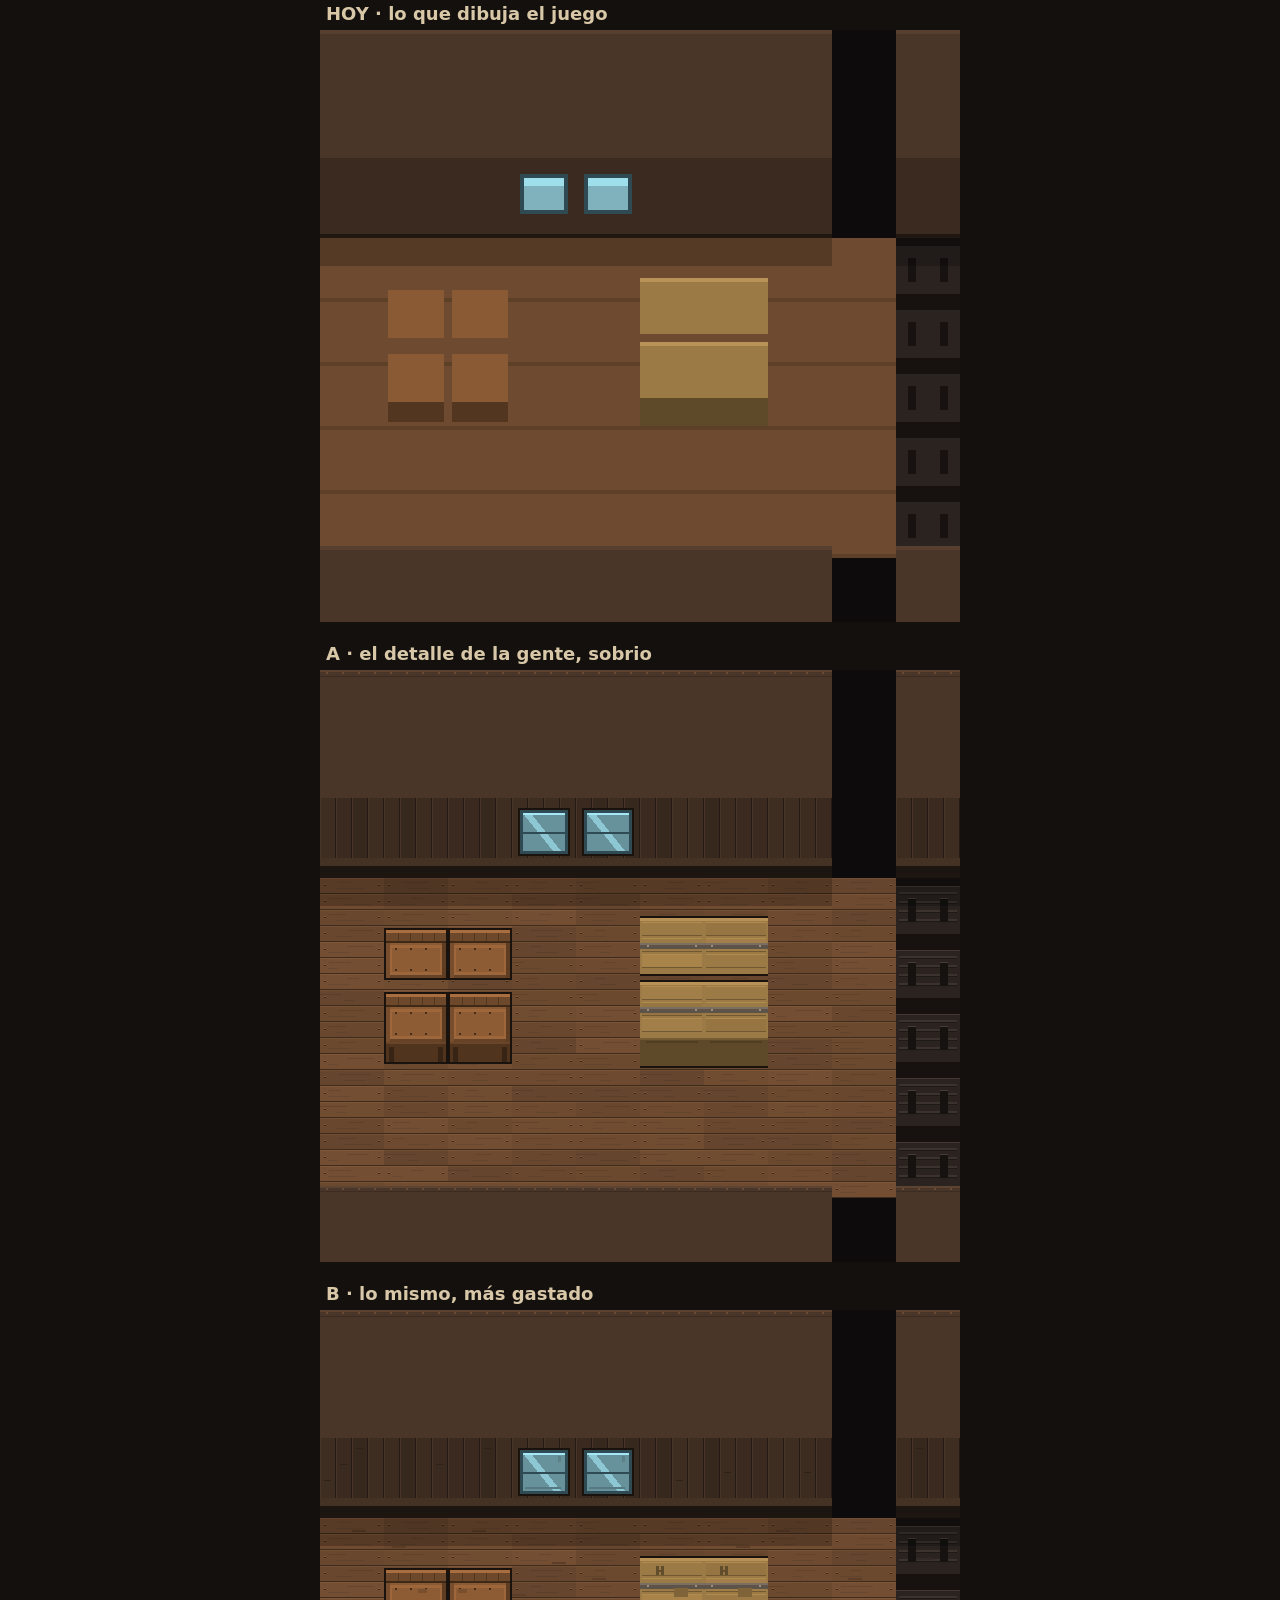
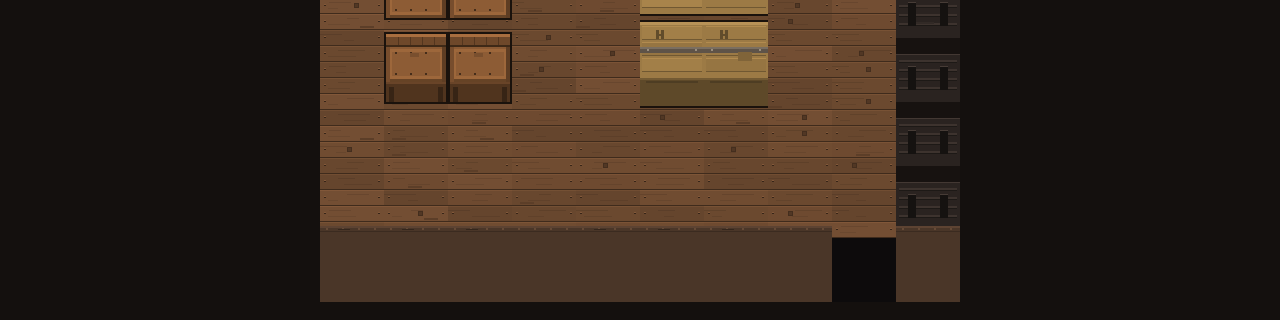
<file: prototipos/vagon/Prueba-vagon.html>
<!DOCTYPE html>
<meta charset="utf-8">
<title>Forajido · el vagón a 4 puntos</title>
<style>
  body { margin: 0; background: #14100e; color: #d8c8a8; font: 14px system-ui, sans-serif; }
  #hoja { display: block; margin: 0 auto; image-rendering: pixelated; }
</style>
<canvas id="hoja"></canvas>
<script type="module" src="lamina.js"></script>
</file>
<file: src/styles/main.css>
/* Estilos de la interfaz. El mundo del juego se dibuja en el canvas;
   todo lo que ves acá es la capa DOM que va por encima. */

:root {
  --ink: #f2e4c9;
  --ink-dim: #a8977c;
  --bg: #12100f;
  --panel: #241c1a;
  --border: #4a382e;
  --gold: #d9b04a;
  --danger: #c0483a;
}

* { box-sizing: border-box; }

html, body { height: 100%; }

/* La tipografía de TODA la interfaz.
   Estaba en Courier New, que a 12-13px se lee mal: es una tipografía de
   máquina de escribir y sus trazos de un píxel se deshacen. Verdana está
   diseñada para tamaños chicos (letras anchas, aberturas grandes) y aguanta
   sin volverse un borrón. Es la misma que usa el texto del canvas
   (engine/renderer.js), así que la interfaz y el mundo hablan igual.

   LOS TAMAÑOS NO SE TOCARON: el cambio es de tipografía, nada más. */
body {
  margin: 0;
  background: var(--bg);
  color: var(--ink);
  font-family: Verdana, Tahoma, "DejaVu Sans", sans-serif;
  display: flex;
  align-items: center;
  justify-content: center;
  overflow: hidden;
  user-select: none;
}

#stage { position: relative; line-height: 0; }

canvas {
  display: block;
  image-rendering: pixelated;
  image-rendering: crisp-edges;
  background: #000;
  cursor: crosshair;
}

/* ---------- HUD ---------- */

#hud {
  position: absolute;
  top: 0; left: 0; right: 0;
  display: flex;
  justify-content: space-between;
  align-items: flex-start;
  padding: 12px 16px;
  pointer-events: none;
  font-size: 16px;
  line-height: 1.45;
  letter-spacing: 1px;
  text-shadow: 2px 2px 0 #000;
}

#hud.hidden { display: none; }

.hud-block { display: flex; flex-direction: column; }
.hud-center { align-items: center; }
.hud-right { align-items: flex-end; }

/* El aguante del caballo: una herradura y la barra que se vacía. Con poco
   tiempo la barra se pone roja y la herradura titila. */
/* Al triple: cada punto de la herradura son 3 píxeles. Al doble (la primera
   versión) se perdía en una pantalla grande. Va en el medio, donde estaba el
   reloj: es lo que más vas a mirar, y ahí entra sin mover nada. */
#hud-timer { display: flex; align-items: center; gap: 12px; height: 44px; margin-bottom: 4px; }
.hud-herradura { width: 42px; height: 39px; filter: drop-shadow(3px 3px 0 #000); }
.hud-fondo { width: 240px; height: 20px; background: #2a1f18; border: 3px solid #120d0a; box-shadow: 3px 3px 0 #000; }
.hud-fondo > div { height: 100%; background: var(--gold); }
#hud-timer.urgent .hud-fondo > div { background: var(--danger); }
#hud-timer.urgent .hud-herradura { animation: blink 0.6s steps(2, end) infinite; }

#hud-alarm { font-size: 13px; color: transparent; }
#hud-alarm.on { color: var(--danger); animation: blink 0.7s steps(2, end) infinite; }
/* LIMPIO: la racha de que nadie dio la voz todavía, y que vale el DOBLE de
   botín al salir. Va en verde apagado y sin parpadear — no es una urgencia,
   es algo que estás conservando y que se nota cuando desaparece. */
#hud-alarm.limpio { color: #6f9c82; animation: none; }
#hud-cover { font-size: 12px; color: #9fd8b8; }

/* En qué vagón estás y cuánto te falta para el caballo. Es la información
   nueva de la fase 2: sin esto no se puede decidir "¿un vagón más?". */
#hud-wagon { font-size: 12px; color: var(--ink-dim); letter-spacing: 2px; }
#hud-exit { font-size: 12px; color: var(--ink-dim); }
#hud-exit.close { color: #9fd8b8; }
#hud-exit.far { color: var(--danger); }

@keyframes blink { 50% { opacity: 0.25; } }
#hud-money { color: var(--gold); }
/* Con la alarma sonando, lo que llevás encima pesa y te frena. El dorado se
   apaga: la misma plata, ahora convertida en un problema. */
#hud-money.pesado { color: #b08a34; font-size: 13px; }
/* La vida: una barra roja, del mismo estilo que la del caballo pero más chica
   (la del caballo es lo que más se mira; ésta se mira cuando te dieron). */
.hud-vida { width: 120px; height: 12px; margin: 3px 0 4px; background: #2a1f18; border: 3px solid #120d0a; box-shadow: 3px 3px 0 #000; }
.hud-vida > div { height: 100%; background: var(--danger); }
#hud-ammo .spent { color: #4a3a26; }
#hud-ammo.reloading { color: var(--ink-dim); }

/* Dinamita. Cuando la mecha está corriendo el contador late en rojo: es la
   única forma de acordarte de que la tenés en la mano. */
#hud-dynamite { font-size: 13px; color: #b8452f; letter-spacing: 2px; }
#hud-dynamite .spent { color: #4a2c26; }
#hud-dynamite.lit { color: #ffb45c; animation: blink 0.25s steps(2, end) infinite; }

/* ---------- Pantalla de resultados ---------- */

#overlay {
  position: absolute;
  top: 0; left: 0; right: 0; bottom: 0;
  display: flex;
  align-items: center;
  justify-content: center;
  background: rgba(10, 8, 9, 0.88);
  line-height: 1.5;
}

#overlay.hidden { display: none; }

.panel {
  background: var(--panel);
  border: 2px solid var(--border);
  padding: 28px 36px;
  min-width: 360px;
  text-align: center;
  box-shadow: 0 0 0 4px #000;
}

.panel h1 {
  margin: 0 0 4px;
  font-size: 28px;
  letter-spacing: 3px;
}

.panel h1.good { color: var(--gold); }
.panel h1.bad { color: var(--danger); }

.panel .subtitle {
  margin: 0 0 20px;
  font-size: 13px;
  color: var(--ink-dim);
}

.panel dl {
  margin: 0 0 22px;
  font-size: 15px;
  text-align: left;
}

.panel dl div {
  display: flex;
  justify-content: space-between;
  gap: 32px;
  padding: 3px 0;
  border-bottom: 1px dotted var(--border);
}

.panel dt { color: var(--ink-dim); }
.panel dd { margin: 0; }
.panel dd.gold { color: var(--gold); }
.panel dd.danger { color: var(--danger); }

.panel .note {
  font-size: 12px;
  color: var(--ink-dim);
  margin: 0 0 18px;
}

/* El aviso de la horca cuando ya falta poco. Es la cuenta regresiva del
   sistema de recompensa: tiene que verse distinto de un dato más, porque
   deja de ser información y pasa a ser una advertencia. */
.panel .note.urgente {
  color: var(--danger);
  border: 1px solid var(--danger);
  padding: 8px 12px;
}

.panel button {
  font-family: inherit;
  font-size: 15px;
  letter-spacing: 2px;
  color: var(--bg);
  background: var(--gold);
  border: none;
  padding: 10px 26px;
  cursor: pointer;
}

.panel button:hover { background: var(--ink); }
</file>
